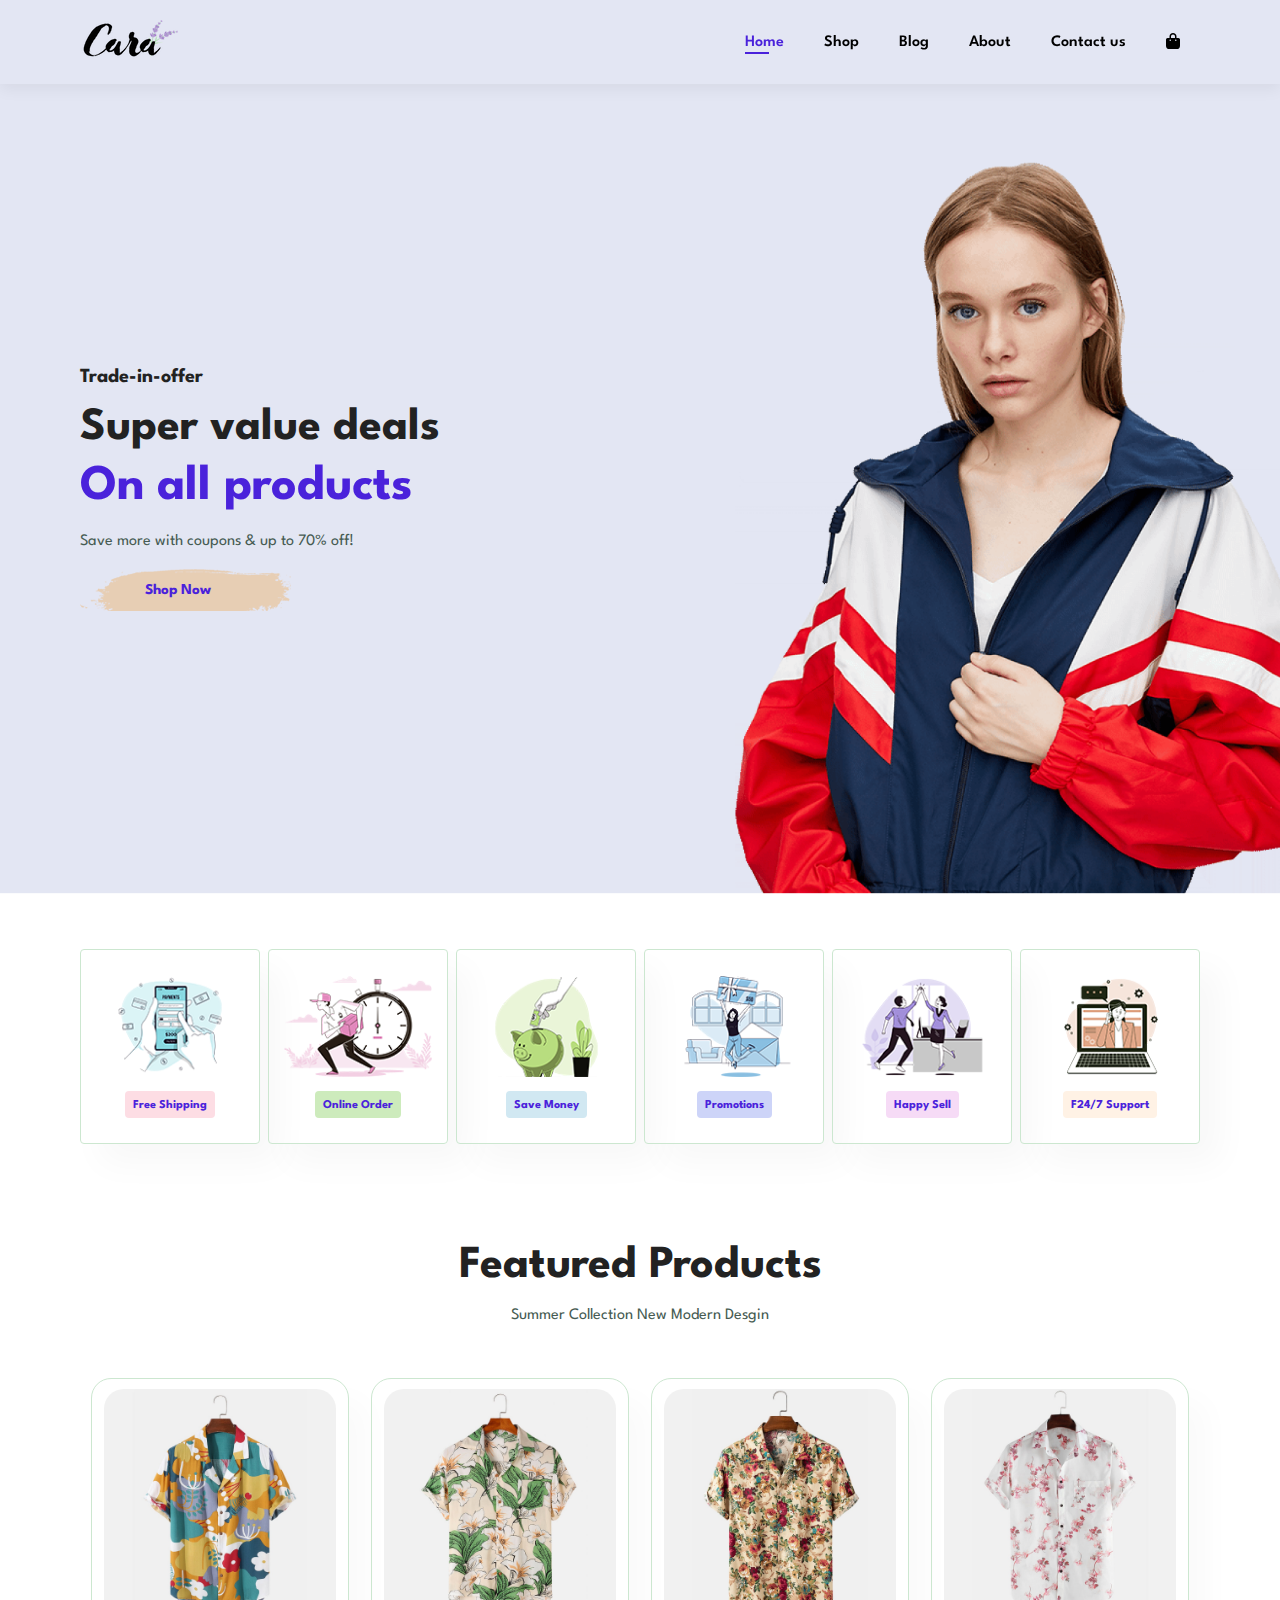
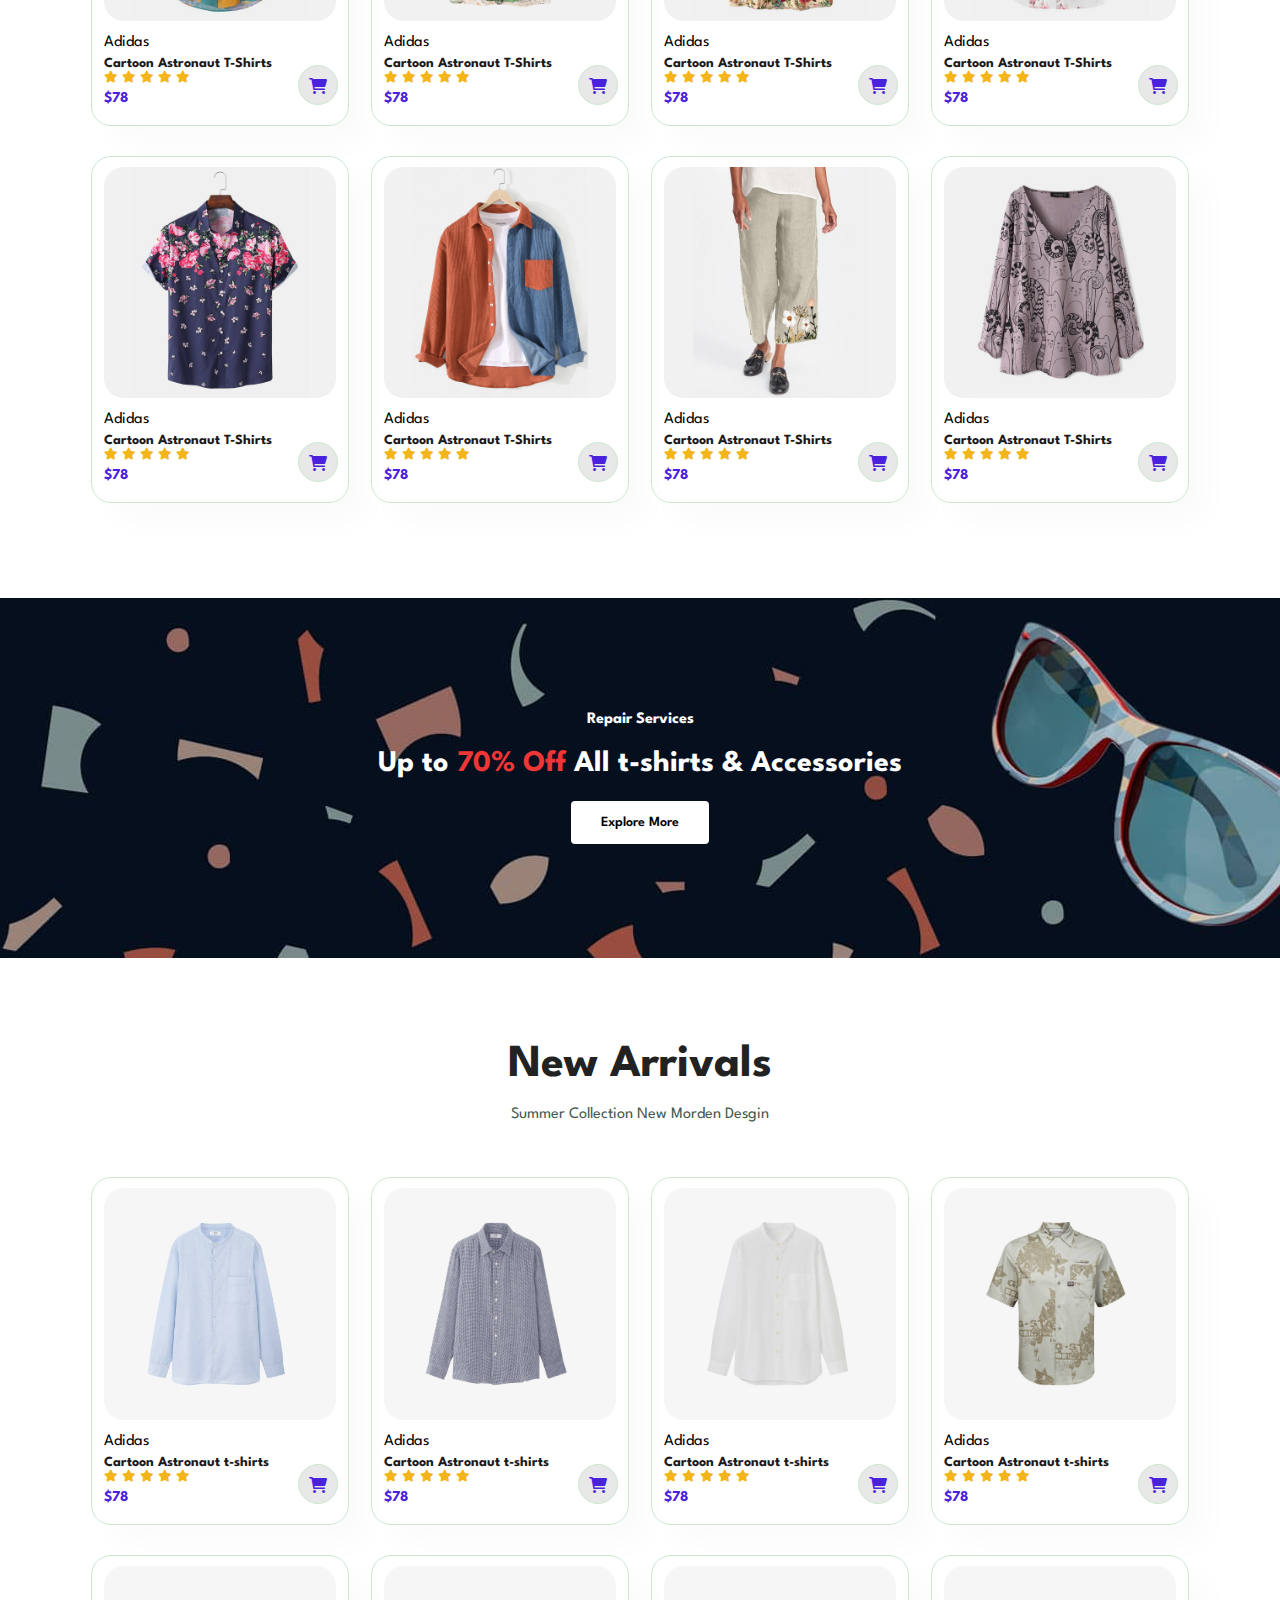
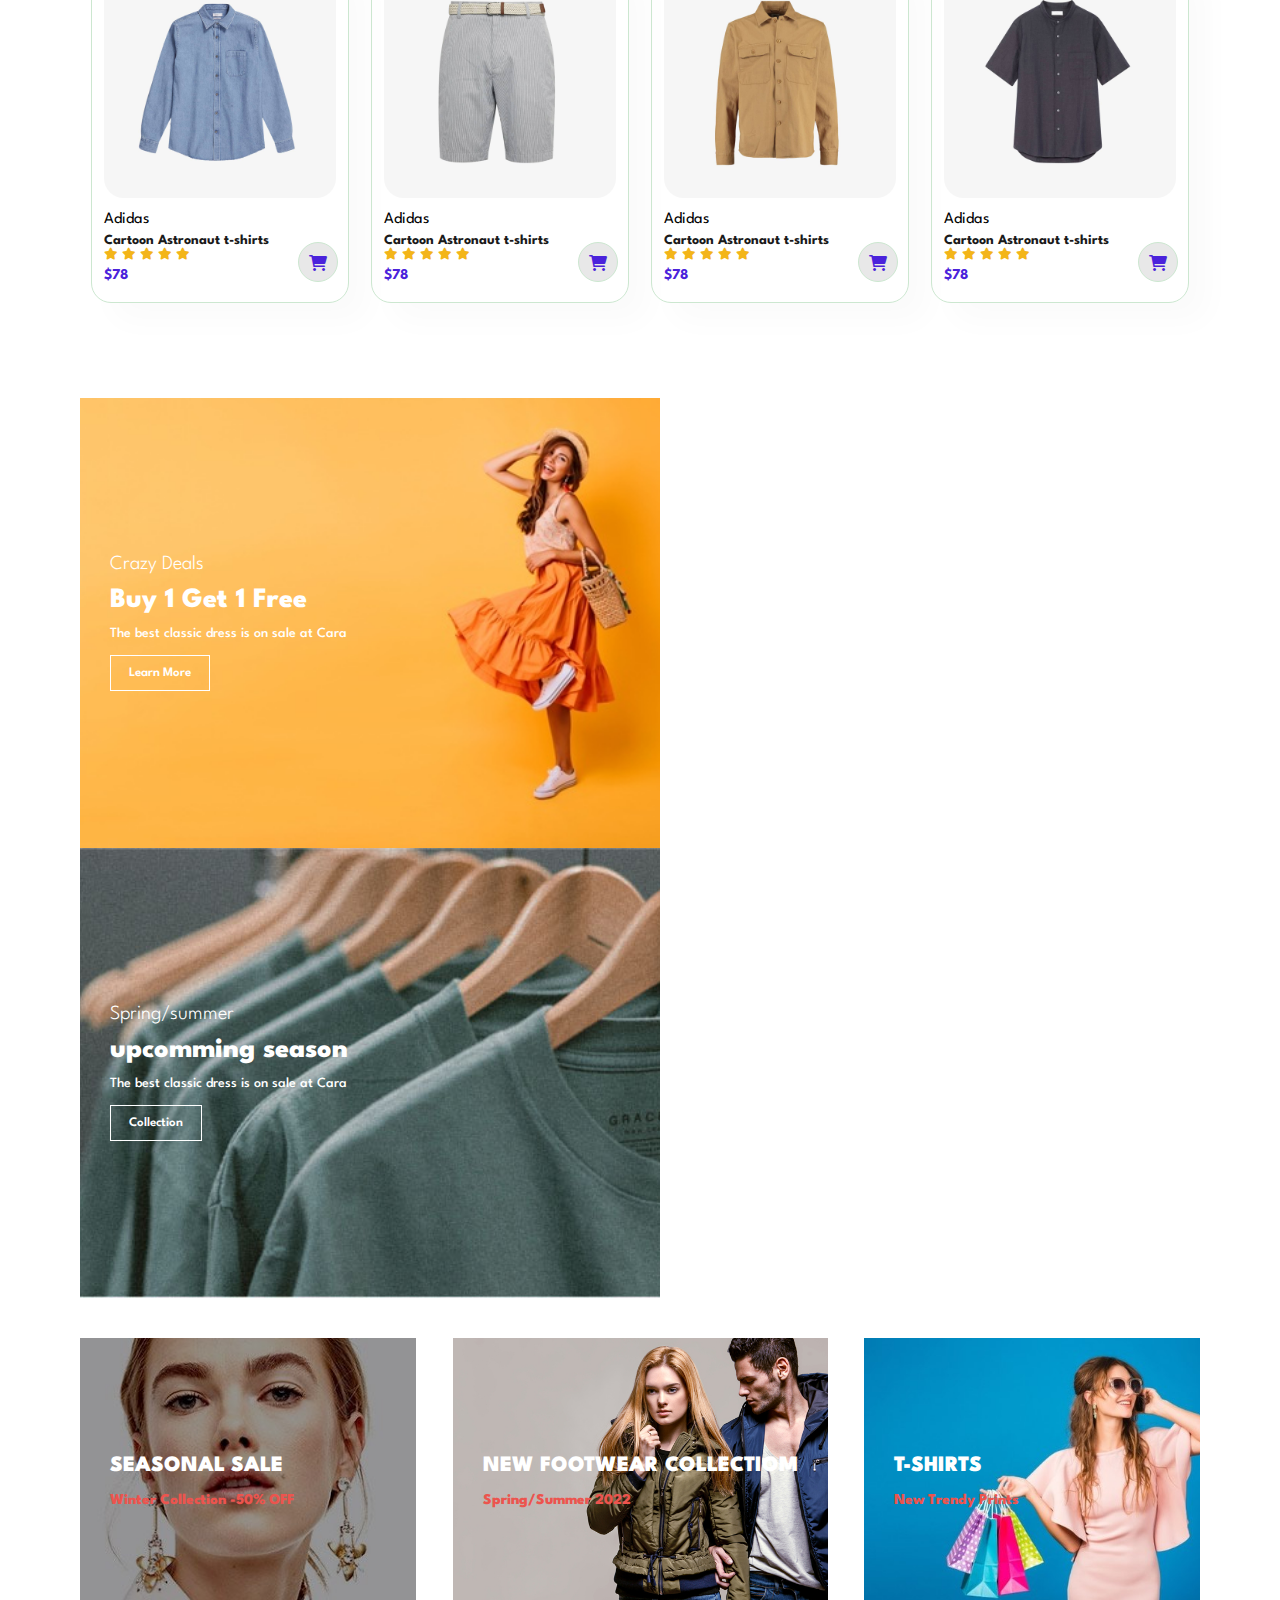
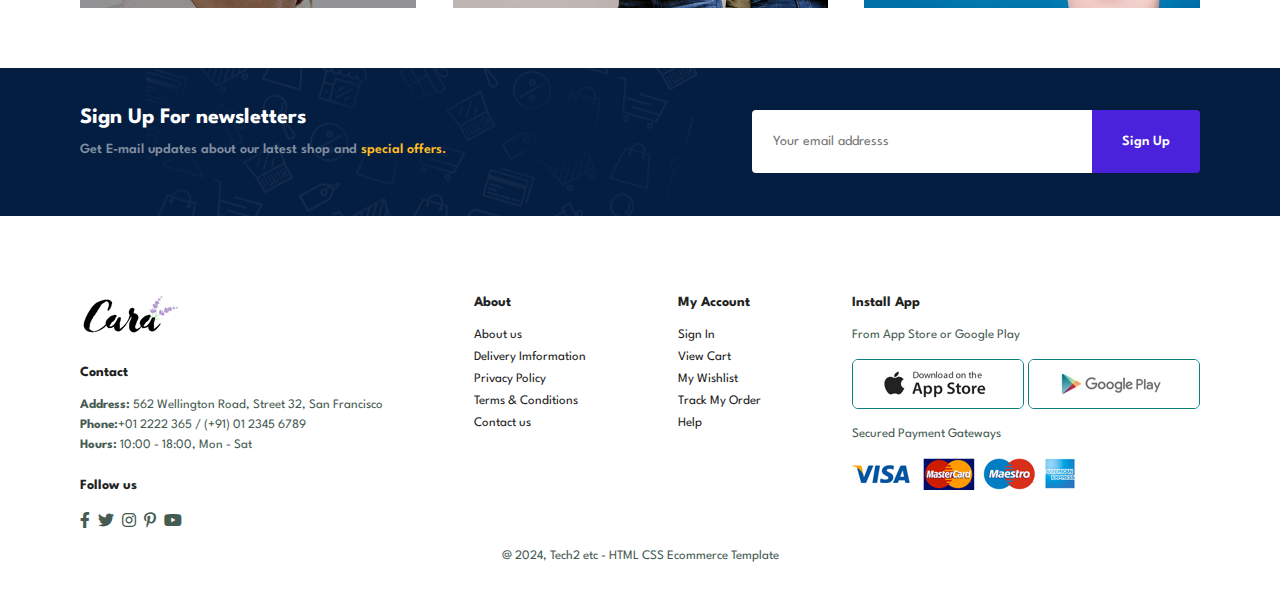
<file: E-com/index.html>
<!DOCTYPE html>
<html lang="en">
<head>
    <meta charset="UTF-8">
    <meta name="viewport" content="width=device-width, initial-scale=1.0">
    <title>E-com Website</title>
    <link rel="stylesheet" href="style.css">
    <link rel="stylesheet" href="https://cdnjs.cloudflare.com/ajax/libs/font-awesome/6.0.0-beta3/css/all.min.css">

</head>
<body>
    <section id="header">
        <a href="#"><img src="img/logo.png" class="logo" alt=""></a>
        <div>
            <ul id="navbar">
                <li><a  class="active" href="index.html">Home</a></li>
                <li><a href="shop.html">Shop</a></li>
                <li><a href="blog.html">Blog</a></li>
                <li><a href="about.html">About </a></li>
                <li><a href="contact.html">Contact us</a></li>
                <li id="lg-bag"><a href="cart.html"><i class="fa-solid fa-bag-shopping"></i></a></li>
                <a href="#" id="close"><i class="fa-solid fa-xmark"></i></a>
                
                
            </ul>
        </div>
        <div id="mobile">
           
            <a href="cart.html"><i class="fa-solid fa-bag-shopping"></i></a>
            
                <!-- Using fa-outdent for the icon -->
                <i id="bar" class="fas fa-outdent"></i>
            
           

        </div>
    </section>

    

    <section id="hero">
        <h4>Trade-in-offer</h4>
        <h2>Super value deals</h2>
        <h1>On all products</h1>
        <p>Save more with coupons & up to 70% off!</p>
        <button>Shop Now</button>
    </section>

    <section id="feature" class="section-p1">
        <div class="fe-box">
            <img src="img/features/f1.png" alt="">
            <h6>Free Shipping</h6>

        </div>
        <div class="fe-box">
            <img src="img/features/f2.png" alt="">
            <h6>Online Order</h6>

        </div>
        <div class="fe-box">
            <img src="img/features/f3.png" alt="">
            <h6>Save Money</h6>

        </div>
        <div class="fe-box">
            <img src="img/features/f4.png" alt="">
            <h6>Promotions</h6>

        </div>
        <div class="fe-box">
            <img src="img/features/f5.png" alt="">
            <h6>Happy Sell</h6>

        </div>
        <div class="fe-box">
            <img src="img/features/f6.png" alt="">
            <h6>F24/7 Support</h6>

        </div>
    </section>

    <section id="product1" class="section-p1">
        <h2>Featured Products</h2>
        <p>Summer Collection New Modern Desgin</p>
        <div class="pro-container">
            <div class="pro">
                <img src="img/products/f1.jpg" alt="">
                <div class="des">
                    <span>Adidas</span>
                    <h5>Cartoon Astronaut T-Shirts</h5>
                    <div class="star">
                        <i class="fas fa-star"></i>
                        <i class="fas fa-star"></i>
                        <i class="fas fa-star"></i>
                        <i class="fas fa-star"></i>
                        <i class="fas fa-star"></i>
                    </div>
                    <h4>$78</h4>
                </div>
                <a href="#"><i class="fa-solid fa-cart-shopping cart"></i></a>
            </div>
            <div class="pro">
                <img src="img/products/f2.jpg" alt="">
                <div class="des">
                    <span>Adidas</span>
                    <h5>Cartoon Astronaut T-Shirts</h5>
                    <div class="star">
                        <i class="fas fa-star"></i>
                        <i class="fas fa-star"></i>
                        <i class="fas fa-star"></i>
                        <i class="fas fa-star"></i>
                        <i class="fas fa-star"></i>
                    </div>
                    <h4>$78</h4>
                </div>
                <a href="#"><i class="fa-solid fa-cart-shopping cart"></i></a>
            </div>
            <div class="pro">
                <img src="img/products/f3.jpg" alt="">
                <div class="des">
                    <span>Adidas</span>
                    <h5>Cartoon Astronaut T-Shirts</h5>
                    <div class="star">
                        <i class="fas fa-star"></i>
                        <i class="fas fa-star"></i>
                        <i class="fas fa-star"></i>
                        <i class="fas fa-star"></i>
                        <i class="fas fa-star"></i>
                    </div>
                    <h4>$78</h4>
                </div>
                <a href="#"><i class="fa-solid fa-cart-shopping cart"></i></a>
            </div>
            <div class="pro">
                <img src="img/products/f4.jpg" alt="">
                <div class="des">
                    <span>Adidas</span>
                    <h5>Cartoon Astronaut T-Shirts</h5>
                    <div class="star">
                        <i class="fas fa-star"></i>
                        <i class="fas fa-star"></i>
                        <i class="fas fa-star"></i>
                        <i class="fas fa-star"></i>
                        <i class="fas fa-star"></i>
                    </div>
                    <h4>$78</h4>
                </div>
                <a href="#"><i class="fa-solid fa-cart-shopping cart"></i></a>
            </div>
            <div class="pro">
                <img src="img/products/f5.jpg" alt="">
                <div class="des">
                    <span>Adidas</span>
                    <h5>Cartoon Astronaut T-Shirts</h5>
                    <div class="star">
                        <i class="fas fa-star"></i>
                        <i class="fas fa-star"></i>
                        <i class="fas fa-star"></i>
                        <i class="fas fa-star"></i>
                        <i class="fas fa-star"></i>
                    </div>
                    <h4>$78</h4>
                </div>
                <a href="#"><i class="fa-solid fa-cart-shopping cart"></i></a>
            </div>
            <div class="pro">
                <img src="img/products/f6.jpg" alt="">
                <div class="des">
                    <span>Adidas</span>
                    <h5>Cartoon Astronaut T-Shirts</h5>
                    <div class="star">
                        <i class="fas fa-star"></i>
                        <i class="fas fa-star"></i>
                        <i class="fas fa-star"></i>
                        <i class="fas fa-star"></i>
                        <i class="fas fa-star"></i>
                    </div>
                    <h4>$78</h4>
                </div>
                <a href="#"><i class="fa-solid fa-cart-shopping cart"></i></a>
            </div>
            <div class="pro">
                <img src="img/products/f7.jpg" alt="">
                <div class="des">
                    <span>Adidas</span>
                    <h5>Cartoon Astronaut T-Shirts</h5>
                    <div class="star">
                        <i class="fas fa-star"></i>
                        <i class="fas fa-star"></i>
                        <i class="fas fa-star"></i>
                        <i class="fas fa-star"></i>
                        <i class="fas fa-star"></i>
                    </div>
                    <h4>$78</h4>
                </div>
                <a href="#"><i class="fa-solid fa-cart-shopping cart"></i></a>
            </div>
            <div class="pro">
                <img src="img/products/f8.jpg" alt="">
                <div class="des">
                    <span>Adidas</span>
                    <h5>Cartoon Astronaut T-Shirts</h5>
                    <div class="star">
                        <i class="fas fa-star"></i>
                        <i class="fas fa-star"></i>
                        <i class="fas fa-star"></i>
                        <i class="fas fa-star"></i>
                        <i class="fas fa-star"></i>
                    </div>
                    <h4>$78</h4>
                </div>
                <a href="#"><i class="fa-solid fa-cart-shopping cart"></i></a>
            </div>
        </div>
        </section>
        
        <section id="banner" class="section-m1">
            <h4>Repair Services</h4>
            <h2>Up to <span> 70% Off </span> All t-shirts & Accessories</h2>
            <button class="normal">Explore More</button>
        </section>

        <section id="product1" class="section-p1">
            <h2>New Arrivals</h2>
            <p>Summer Collection New Morden Desgin</p>
            <div class="pro-container">
                <div class="pro">
                    <img src="img/products/n1.jpg" alt="">
                    <div class="des">
                        <span>Adidas</span>
                        <h5>Cartoon Astronaut t-shirts</h5>
                        <div class="star">
                        <i class="fas fa-star"></i>
                        <i class="fas fa-star"></i>
                        <i class="fas fa-star"></i>
                        <i class="fas fa-star"></i>
                        <i class="fas fa-star"></i>
                        </div>
                        <h4>$78</h4>
                    </div>
                    <a href="#"><i class="fa-solid fa-cart-shopping cart"></i></a>
                </div>
                <div class="pro">
                    <img src="img/products/n2.jpg" alt="">
                    <div class="des">
                        <span>Adidas</span>
                        <h5>Cartoon Astronaut t-shirts</h5>
                        <div class="star">
                        <i class="fas fa-star"></i>
                        <i class="fas fa-star"></i>
                        <i class="fas fa-star"></i>
                        <i class="fas fa-star"></i>
                        <i class="fas fa-star"></i>
                        </div>
                        <h4>$78</h4>
                    </div>
                    <a href="#"><i class="fa-solid fa-cart-shopping cart"></i></a>
                </div>
                <div class="pro">
                    <img src="img/products/n3.jpg" alt="">
                    <div class="des">
                        <span>Adidas</span>
                        <h5>Cartoon Astronaut t-shirts</h5>
                        <div class="star">
                        <i class="fas fa-star"></i>
                        <i class="fas fa-star"></i>
                        <i class="fas fa-star"></i>
                        <i class="fas fa-star"></i>
                        <i class="fas fa-star"></i>
                        </div>
                        <h4>$78</h4>
                    </div>
                    <a href="#"><i class="fa-solid fa-cart-shopping cart"></i></a>
                </div>
                <div class="pro">
                    <img src="img/products/n4.jpg" alt="">
                    <div class="des">
                        <span>Adidas</span>
                        <h5>Cartoon Astronaut t-shirts</h5>
                        <div class="star">
                        <i class="fas fa-star"></i>
                        <i class="fas fa-star"></i>
                        <i class="fas fa-star"></i>
                        <i class="fas fa-star"></i>
                        <i class="fas fa-star"></i>
                        </div>
                        <h4>$78</h4>
                    </div>
                    <a href="#"><i class="fa-solid fa-cart-shopping cart"></i></a>
                </div>
                <div class="pro">
                    <img src="img/products/n5.jpg" alt="">
                    <div class="des">
                        <span>Adidas</span>
                        <h5>Cartoon Astronaut t-shirts</h5>
                        <div class="star">
                        <i class="fas fa-star"></i>
                        <i class="fas fa-star"></i>
                        <i class="fas fa-star"></i>
                        <i class="fas fa-star"></i>
                        <i class="fas fa-star"></i>
                        </div>
                        <h4>$78</h4>
                    </div>
                    <a href="#"><i class="fa-solid fa-cart-shopping cart"></i></a>
                </div>
                <div class="pro">
                    <img src="img/products/n6.jpg" alt="">
                    <div class="des">
                        <span>Adidas</span>
                        <h5>Cartoon Astronaut t-shirts</h5>
                        <div class="star">
                        <i class="fas fa-star"></i>
                        <i class="fas fa-star"></i>
                        <i class="fas fa-star"></i>
                        <i class="fas fa-star"></i>
                        <i class="fas fa-star"></i>
                        </div>
                        <h4>$78</h4>
                    </div>
                    <a href="#"><i class="fa-solid fa-cart-shopping cart"></i></a>
                </div>
                <div class="pro">
                    <img src="img/products/n7.jpg" alt="">
                    <div class="des">
                        <span>Adidas</span>
                        <h5>Cartoon Astronaut t-shirts</h5>
                        <div class="star">
                        <i class="fas fa-star"></i>
                        <i class="fas fa-star"></i>
                        <i class="fas fa-star"></i>
                        <i class="fas fa-star"></i>
                        <i class="fas fa-star"></i>
                        </div>
                        <h4>$78</h4>
                    </div>
                    <a href="#"><i class="fa-solid fa-cart-shopping cart"></i></a>
                </div>
                <div class="pro">
                    <img src="img/products/n8.jpg" alt="">
                    <div class="des">
                        <span>Adidas</span>
                        <h5>Cartoon Astronaut t-shirts</h5>
                        <div class="star">
                        <i class="fas fa-star"></i>
                        <i class="fas fa-star"></i>
                        <i class="fas fa-star"></i>
                        <i class="fas fa-star"></i>
                        <i class="fas fa-star"></i>
                        </div>
                        <h4>$78</h4>
                    </div>
                    <a href="#"><i class="fa-solid fa-cart-shopping cart"></i></a>
                </div>
            </div>
        </section>

        <section id="sm-banner" class="section-p1">
            <div class="banner-box">
                <h4>Crazy Deals</h4>
                <h2>Buy 1 Get 1 Free</h2>
                <span>The best classic dress is on sale at Cara</span>
                <button class="white">Learn More</button>
            </div>
            <div class="banner-box banner-box2">
                <h4>Spring/summer</h4>
                <h2>upcomming season</h2>
                <span>The best classic dress is on sale at Cara</span>
                <button class="white">Collection</button>
            </div>
            
        </section>
        
        <section id="banner3">
            <div class="banner-box ">
                <h2>SEASONAL SALE</h2>
                <h3>Winter Collection -50% OFF</h3>
            </div>
            <div class="banner-box banner-box2">
                <h2>NEW FOOTWEAR COLLECTIOM</h2>
                <h3>Spring/Summer 2022</h3>
            </div>
            <div class="banner-box banner-box3">
                <h2>T-SHIRTS</h2>
                <h3>New Trendy Prints</h3>
            </div>

        </section>

        <section id="newsletter" class="section-p1 section-m1">
            <div class="newstext">
                <h4>Sign Up For newsletters</h4>
                <p>Get E-mail updates about our latest shop and <span>special offers.</span></p>
            </div>
            <div class="form">
                <input type="text" placeholder="Your email addresss">
                <button class="normal">Sign Up</button>
            </div>
        </section>
        
        <footer class="section-p1">
            <div class="col">
                <img class="logo" src="img/logo.png" alt="">
                <h4>Contact</h4>
                <p> <strong>Address: </strong> 562 Wellington Road, Street 32, San Francisco</p>
                <p><strong>Phone:</strong>+01 2222 365 / (+91) 01 2345 6789</p>
                <p><strong>Hours: </strong>10:00 - 18:00, Mon - Sat</p>
                <div class="follow">
                    <h4>Follow us</h4>
                    <div class="icon">
                        <i class="fab fa-facebook-f"></i>
                        <i class="fab fa-twitter"></i>
                        <i class="fab fa-instagram"></i>
                        <i class="fa-brands fa-pinterest-p"></i>
                        <i class="fab fa-youtube"></i>
                    </div>
                </div>
            </div>
            <div class="col">
                <h4>About</h4>
                <a href="#">About us</a>
                <a href="#">Delivery Imformation</a>
                <a href="#">Privacy Policy</a>
                <a href="#">Terms & Conditions</a>
                <a href="#">Contact us</a>
            </div>
            <div class="col">
                <h4>My Account </h4>
                <a href="#">Sign In</a>
                <a href="#">View Cart</a>
                <a href="#">My Wishlist</a>
                <a href="#">Track My Order</a>
                <a href="#">Help</a>
            </div>
            <div class="col install">
                <h4>Install App</h4>
                <p>From App Store or Google Play</p>
                <div class="row">
                    <img src="img/pay/app.jpg" alt="">
                    <img src="img/pay/play.jpg" alt=""> 

                </div>
                <p>Secured Payment Gateways</p>
                <img src="img/pay/pay.png" alt="">
            </div>
            <div class="copyright">
                <p>@ 2024, Tech2 etc - HTML CSS Ecommerce Template</p>
            </div>
        </footer>
        <script src="script.js"></script>
        
       
    
</body>
</html>
</file>
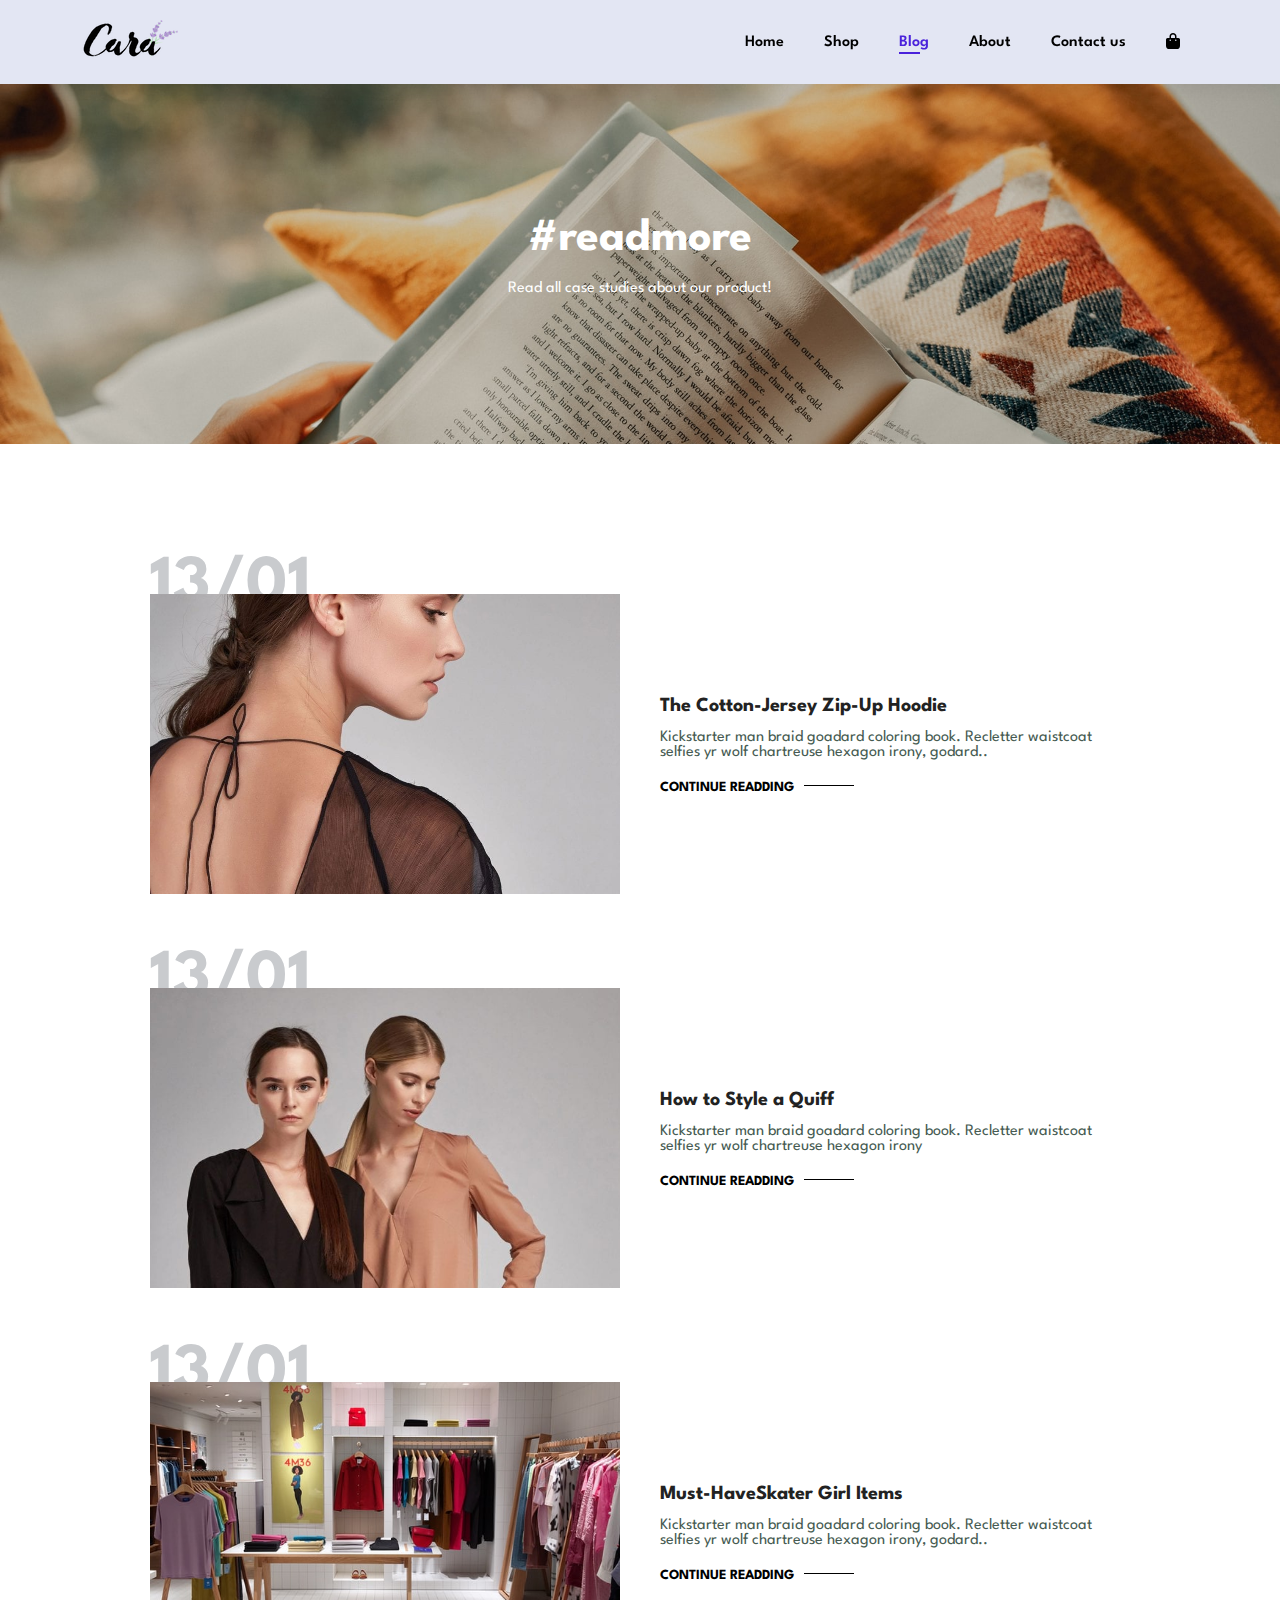
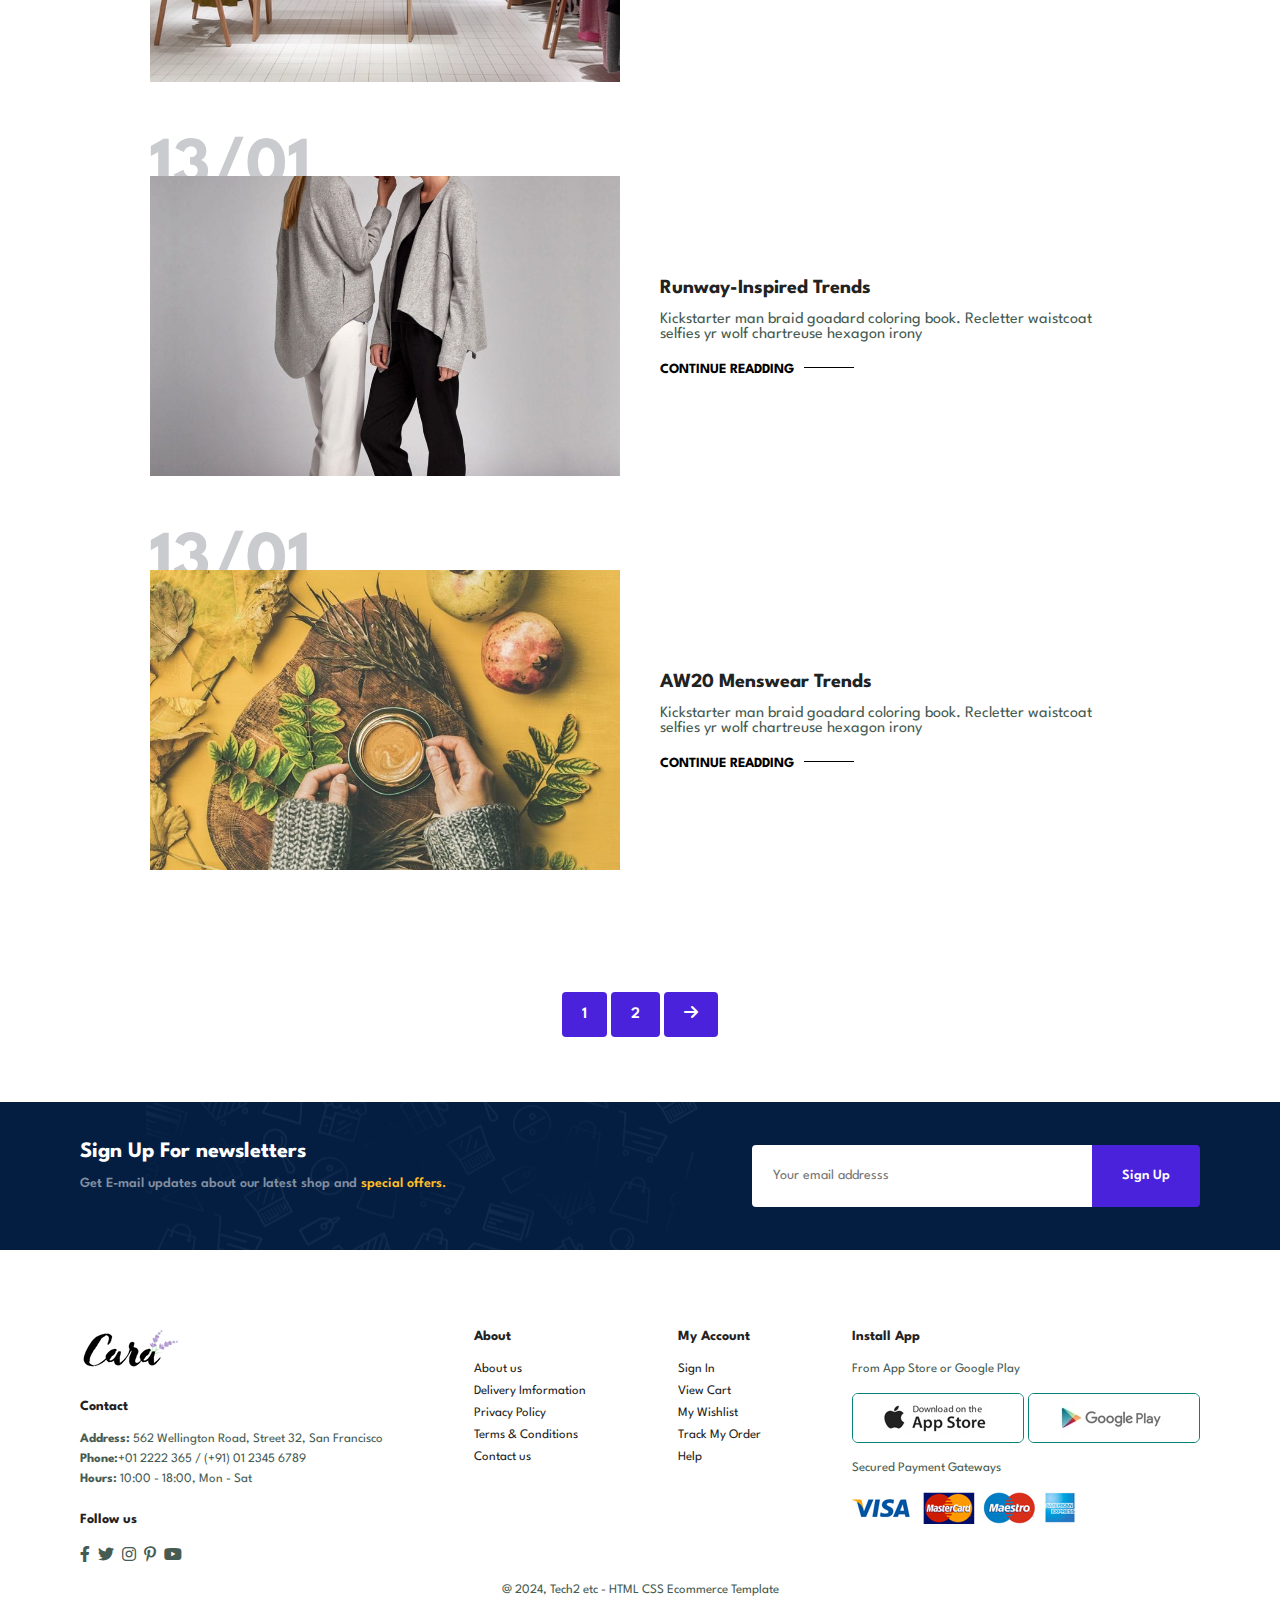
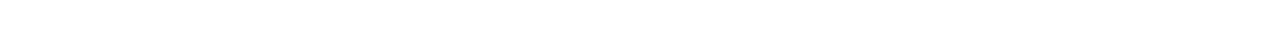
<file: E-com/blog.html>
<!DOCTYPE html>
<html lang="en">
<head>
    <meta charset="UTF-8">
    <meta name="viewport" content="width=device-width, initial-scale=1.0">
    <title>blog-page</title>
    <link rel="stylesheet" href="style.css">
    <link rel="stylesheet" href="https://cdnjs.cloudflare.com/ajax/libs/font-awesome/6.0.0-beta3/css/all.min.css">

</head>
<body>
    <section id="header">
        <a href="#"><img src="img/logo.png" class="logo" alt=""></a>
        <div>
            <ul id="navbar">
                <li><a href="index.html">Home</a></li>
                <li><a  href="shop.html">Shop</a></li>
                <li><a  class="active" href="blog.html">Blog</a></li>
                <li><a href="about.html">About </a></li>
                <li><a href="contact.html">Contact us</a></li>
                <li><a href="cart.html"><i class="fa-solid fa-bag-shopping"></i></a></li>
                
                
            </ul>
        </div>
        <div id="mobile">
           
            <a href="cart.html"><i class="far fa-shopping bag"></i></a>
            
                <!-- Using fa-outdent for the icon -->
                <i id="bar" class="fas fa-outdent"></i>
            
           

        </div>
    </section>

    

    <section id="page-header" class="blog-header">
        
        <h2>#readmore</h2>
        
        <p>Read all case studies about our product!</p>
        
        
    </section>

    
<section id="blog">
    <div class="blog-box">
        <div class="blog-img">
            <img src="img/blog/b1.jpg" alt="">
        </div>
        <div class="blog-details">
            <h4>The Cotton-Jersey Zip-Up Hoodie</h4>
            <p>Kickstarter man braid goadard coloring book. Recletter waistcoat selfies
            yr wolf chartreuse hexagon irony, godard..</p>
            <a href="#">CONTINUE READDING</a>
        </div>
        <h1>13/01</h1>
    </div>
    <div class="blog-box">
        <div class="blog-img">
            <img src="img/blog/b2.jpg" alt="">
        </div>
        <div class="blog-details">
            <h4>How to Style a Quiff</h4>
            <p>Kickstarter man braid goadard coloring book. Recletter 
                waistcoat selfies yr wolf chartreuse hexagon irony</p> 
            <a href="#">CONTINUE READDING</a>
        </div>
        <h1>13/01</h1>
    </div>
    <div class="blog-box">
        <div class="blog-img">
            <img src="img/blog/b3.jpg" alt="">
        </div>
        <div class="blog-details">
            <h4>Must-HaveSkater Girl Items</h4>
            <p>Kickstarter man braid goadard coloring book. Recletter waistcoat selfies
            yr wolf chartreuse hexagon irony, godard..</p>
            <a href="#">CONTINUE READDING</a>
        </div>
        <h1>13/01</h1>
    </div>
    <div class="blog-box">
        <div class="blog-img">
            <img src="img/blog/b4.jpg" alt="">
        </div>
        <div class="blog-details">
            <h4>Runway-Inspired Trends</h4>
            <p>Kickstarter man braid goadard coloring book. Recletter 
                waistcoat selfies yr wolf chartreuse hexagon irony</p> 
            <a href="#">CONTINUE READDING</a>
        </div>
        <h1>13/01</h1>
    </div>
    <div class="blog-box">
        <div class="blog-img">
            <img src="img/blog/b6.jpg" alt="">
        </div>
        <div class="blog-details">
            <h4>AW20 Menswear Trends</h4>
            <p>Kickstarter man braid goadard coloring book. Recletter 
            waistcoat selfies yr wolf chartreuse hexagon irony</p> 
            <a href="#">CONTINUE READDING</a>
        </div>
        <h1>13/01</h1>
    </div>
</section>
        <section id="pagination" class="section-p1">
            <a href="#">1</a>
            <a href="#">2</a>
            <a hred="#"><i class="fa-solid fa-arrow-right"></i></a>

        </section>

        
        <section id="newsletter" class="section-p1 section-m1">
            <div class="newstext">
                <h4>Sign Up For newsletters</h4>
                <p>Get E-mail updates about our latest shop and <span>special offers.</span></p>
            </div>
            <div class="form">
                <input type="text" placeholder="Your email addresss">
                <button class="normal">Sign Up</button>
            </div>
        </section>
        
        <footer class="section-p1">
            <div class="col">
                <img class="logo" src="img/logo.png" alt="">
                <h4>Contact</h4>
                <p> <strong>Address: </strong> 562 Wellington Road, Street 32, San Francisco</p>
                <p><strong>Phone:</strong>+01 2222 365 / (+91) 01 2345 6789</p>
                <p><strong>Hours: </strong>10:00 - 18:00, Mon - Sat</p>
                <div class="follow">
                    <h4>Follow us</h4>
                    <div class="icon">
                        <i class="fab fa-facebook-f"></i>
                        <i class="fab fa-twitter"></i>
                        <i class="fab fa-instagram"></i>
                        <i class="fa-brands fa-pinterest-p"></i>
                        <i class="fab fa-youtube"></i>
                    </div>
                </div>
            </div>
            <div class="col">
                <h4>About</h4>
                <a href="#">About us</a>
                <a href="#">Delivery Imformation</a>
                <a href="#">Privacy Policy</a>
                <a href="#">Terms & Conditions</a>
                <a href="#">Contact us</a>
            </div>
            <div class="col">
                <h4>My Account </h4>
                <a href="#">Sign In</a>
                <a href="#">View Cart</a>
                <a href="#">My Wishlist</a>
                <a href="#">Track My Order</a>
                <a href="#">Help</a>
            </div>
            <div class="col install">
                <h4>Install App</h4>
                <p>From App Store or Google Play</p>
                <div class="row">
                    <img src="img/pay/app.jpg" alt="">
                    <img src="img/pay/play.jpg" alt=""> 

                </div>
                <p>Secured Payment Gateways</p>
                <img src="img/pay/pay.png" alt="">
            </div>
            <div class="copyright">
                <p>@ 2024, Tech2 etc - HTML CSS Ecommerce Template</p>
            </div>
        </footer>
        <script src="script.js"></script>
        
       
    
</body>
</html>
</file>
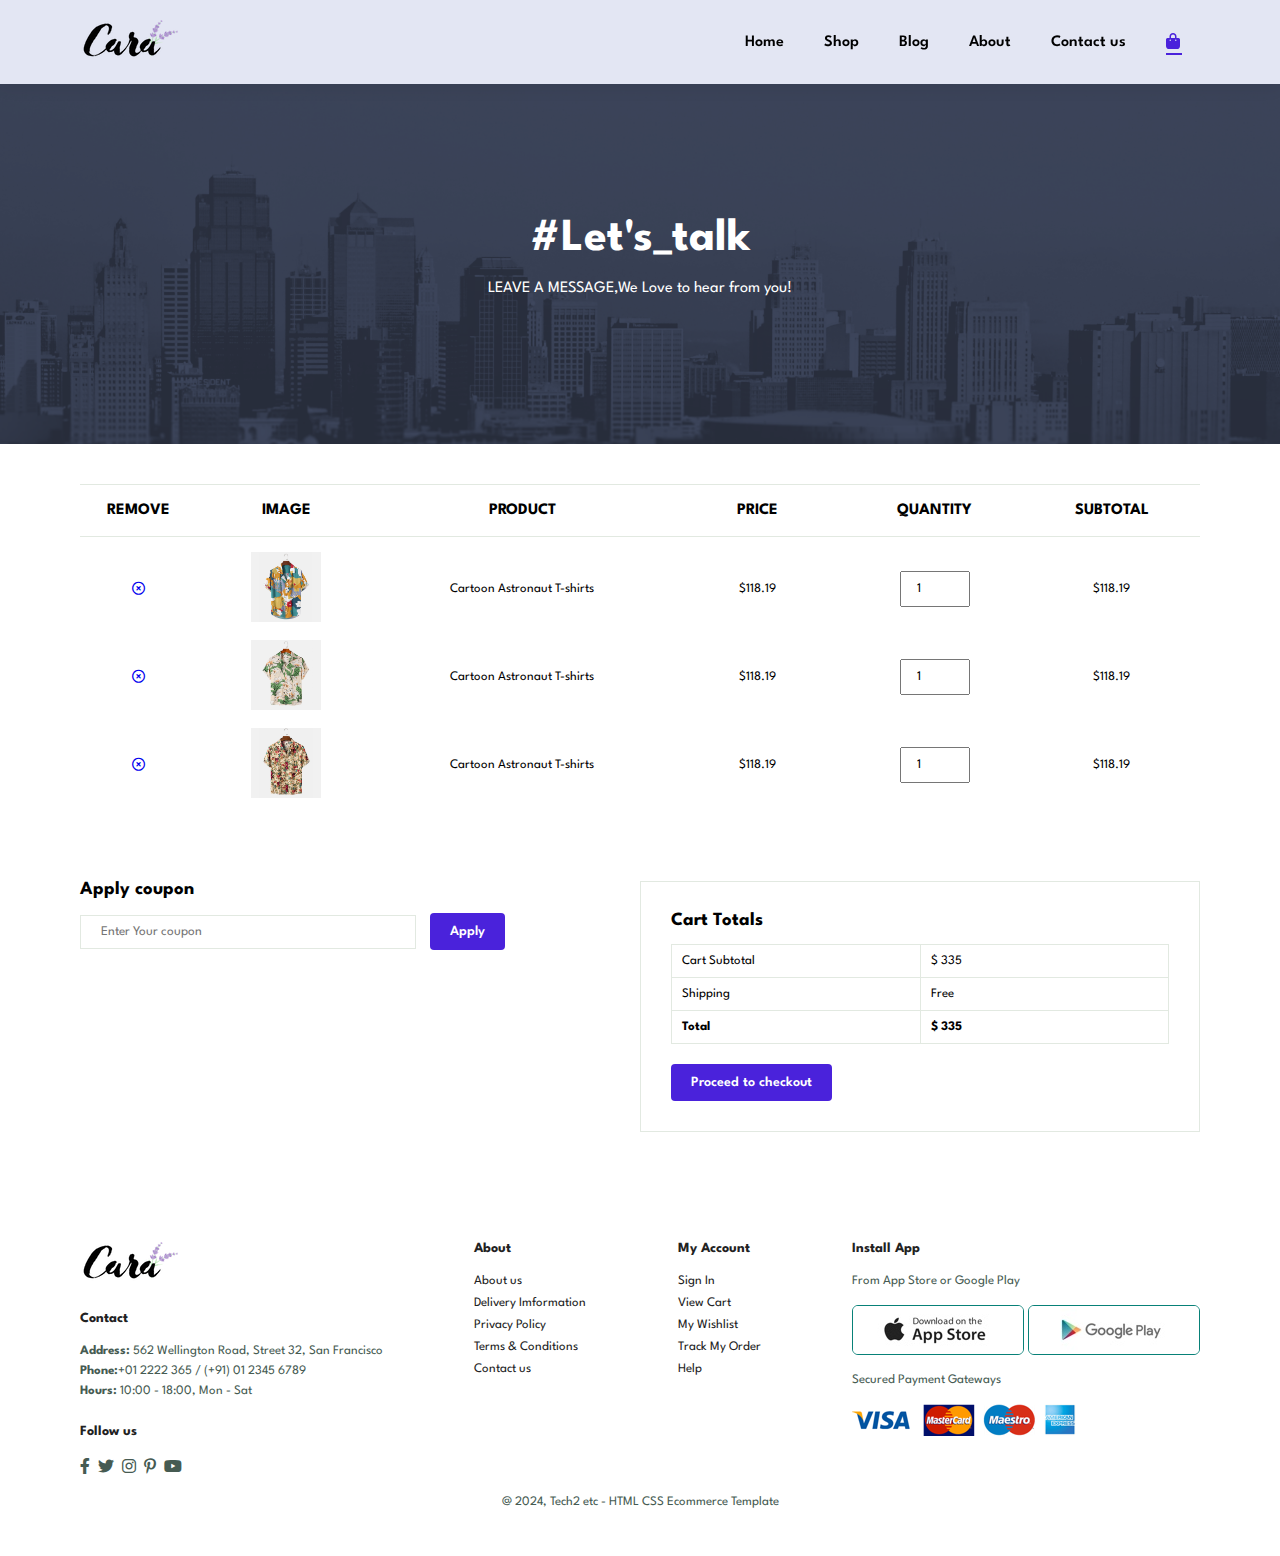
<file: E-com/cart.html>
<!DOCTYPE html>
<html lang="en">
<head>
    <meta charset="UTF-8">
    <meta name="viewport" content="width=device-width, initial-scale=1.0">
    <title>blog-page</title>
    <link rel="stylesheet" href="style.css">
    <link rel="stylesheet" href="https://cdnjs.cloudflare.com/ajax/libs/font-awesome/6.0.0-beta3/css/all.min.css">

</head>
<body>
    <section id="header">
        <a href="#"><img src="img/logo.png" class="logo" alt=""></a>
        <div>
            <ul id="navbar">
                <li><a href="index.html">Home</a></li>
                <li><a  ref="shop.html">Shop</a></li>
                <li><a  href="blog.html">Blog</a></li>
                <li><a  href="about.html">About </a></li>
                <li><a   href="contact.html">Contact us</a></li>
                <li><a  class="active" href="cart.html"><i class="fa-solid fa-bag-shopping"></i></a></li>
                
                
            </ul>
        </div>
        
    </section>

    

    <section id="page-header" class="about-header">
        
        <h2>#Let's_talk</h2>
        
        <p>LEAVE A MESSAGE,We Love to hear from you!</p>
        
    </section>
    <section id="cart" class="section-p1">
        <table width="100%">
            <thead>
                <tr>
                    <Td>Remove</Td>
                    <Td>Image</Td>
                    <Td>Product</Td>
                    <Td>Price</Td>
                    <td>Quantity</td>
                    <td>Subtotal</td>
                    

                </tr>
            </thead>
            <tbody>
                <tr>
                    <td><a href="#"><i class="far fa-times-circle"></i></a></td>
                    <td><img src="img/products/f1.jpg" alt=""></td>
                    <td>Cartoon Astronaut T-shirts</td>
                    <td>$118.19</td>
                    <td><input type="number" value=1></td>
                    <td>$118.19</td>
                </tr>
                <tr>
                    <td><a href="#"><i class="far fa-times-circle"></i></a></td>
                    <td><img src="img/products/f2.jpg" alt=""></td>
                    <td>Cartoon Astronaut T-shirts</td>
                    <td>$118.19</td>
                    <td><input type="number" value=1></td>
                    <td>$118.19</td>
                </tr>
                <tr>
                    <td><a href="#"><i class="far fa-times-circle"></i></a></td>
                    <td><img src="img/products/f3.jpg" alt=""></td>
                    <td>Cartoon Astronaut T-shirts</td>
                    <td>$118.19</td>
                    <td><input type="number" value=1></td>
                    <td>$118.19</td>
                </tr>
            </tbody>
            
        </table>
    </section>
    <section id="cart-add" class="section-p1">
        <div id="coupon">
            <h3>Apply coupon</h3>
            <div>
                <input type="text" placeholder="Enter Your coupon">
        <button class="normal">Apply</button>
            </div>
        </div>

        <div id="Subtotal">
            <h3>Cart Totals</h3>
            <table>
                <tr>
                    <td>Cart Subtotal</td>
                    <td>$ 335</td>
                </tr>
                <tr>
                    <td>Shipping</td>
                    <td>Free</td>
                </tr>
                <tr>
                    <td><strong>Total</strong></td>
                    <td><strong>$ 335</strong></td>
                </tr>
            </table>
            <button class="normal">Proceed to checkout</button>
        </div>
       
    </section>
    


        
        <footer class="section-p1">
            <div class="col">
                <img class="logo" src="img/logo.png" alt="">
                <h4>Contact</h4>
                <p> <strong>Address: </strong> 562 Wellington Road, Street 32, San Francisco</p>
                <p><strong>Phone:</strong>+01 2222 365 / (+91) 01 2345 6789</p>
                <p><strong>Hours: </strong>10:00 - 18:00, Mon - Sat</p>
                <div class="follow">
                    <h4>Follow us</h4>
                    <div class="icon">
                        <i class="fab fa-facebook-f"></i>
                        <i class="fab fa-twitter"></i>
                        <i class="fab fa-instagram"></i>
                        <i class="fa-brands fa-pinterest-p"></i>
                        <i class="fab fa-youtube"></i>
                    </div>
                </div>
            </div>
            <div class="col">
                <h4>About</h4>
                <a href="#">About us</a>
                <a href="#">Delivery Imformation</a>
                <a href="#">Privacy Policy</a>
                <a href="#">Terms & Conditions</a>
                <a href="#">Contact us</a>
            </div>
            <div class="col">
                <h4>My Account </h4>
                <a href="#">Sign In</a>
                <a href="#">View Cart</a>
                <a href="#">My Wishlist</a>
                <a href="#">Track My Order</a>
                <a href="#">Help</a>
            </div>
            <div class="col install">
                <h4>Install App</h4>
                <p>From App Store or Google Play</p>
                <div class="row">
                    <img src="img/pay/app.jpg" alt="">
                    <img src="img/pay/play.jpg" alt=""> 

                </div>
                <p>Secured Payment Gateways</p>
                <img src="img/pay/pay.png" alt="">
            </div>
            <div class="copyright">
                <p>@ 2024, Tech2 etc - HTML CSS Ecommerce Template</p>
            </div>
        </footer>
        <script src="script.js"></script>
        
       
    
</body>
</html>
</file>
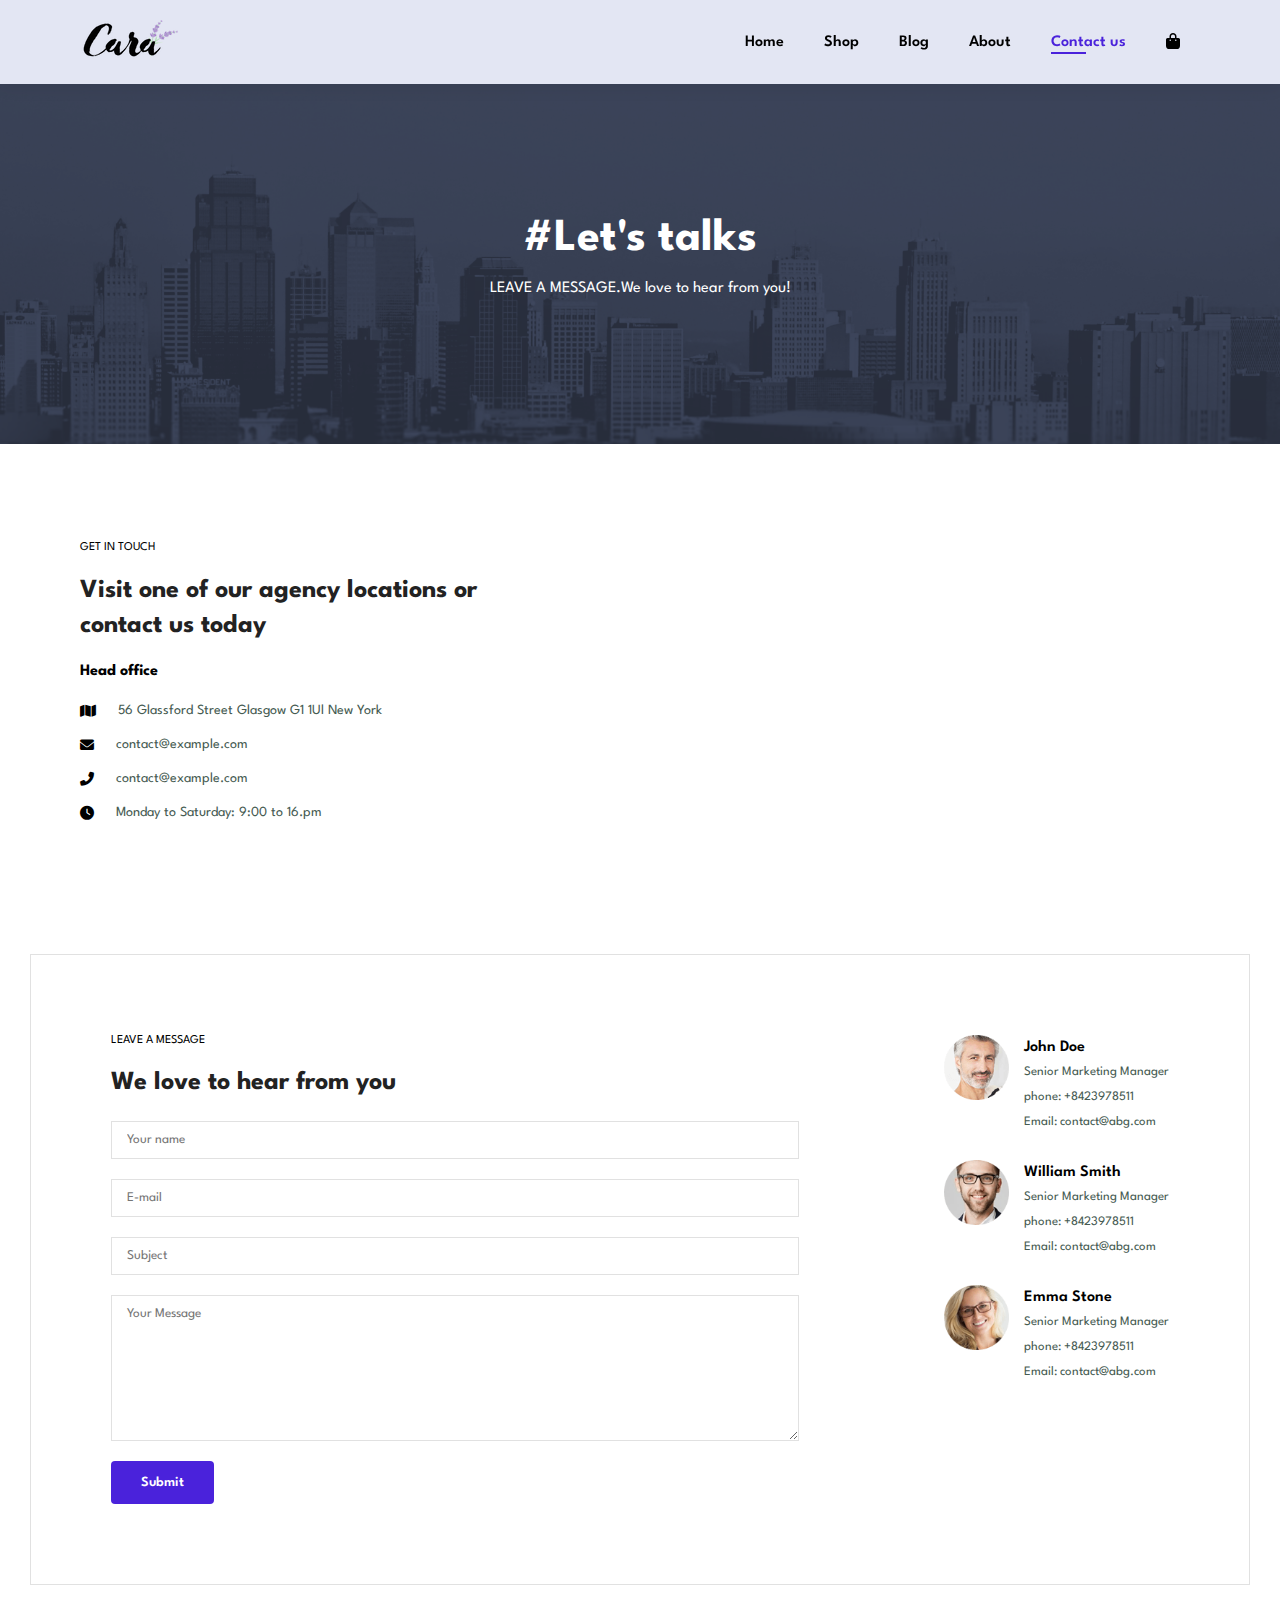
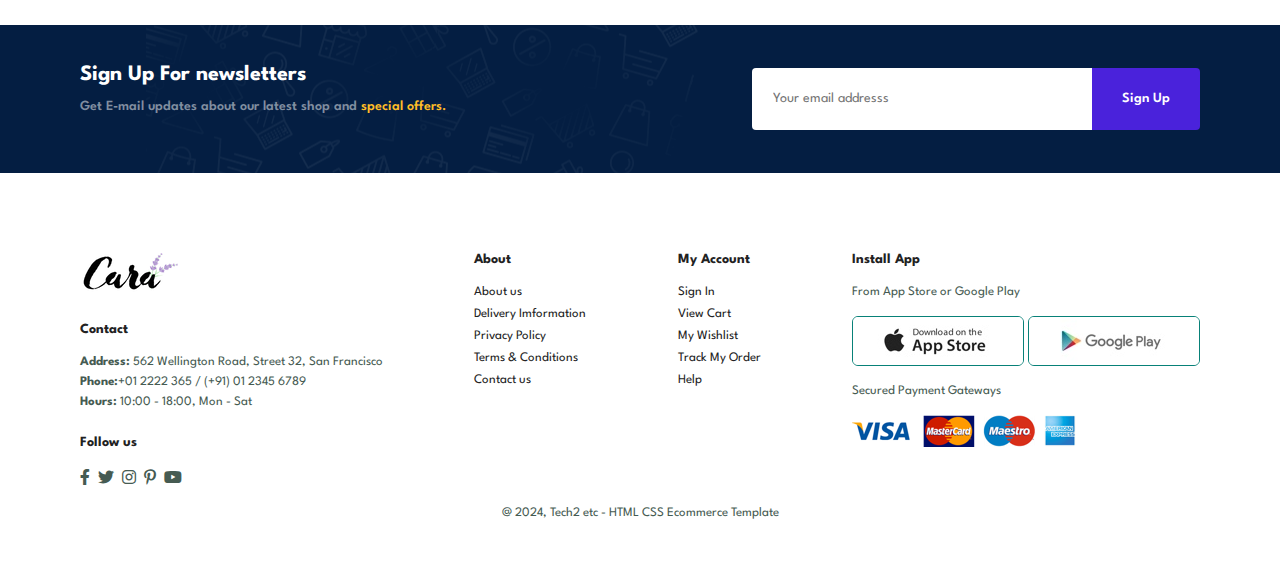
<file: E-com/contact.html>
<!DOCTYPE html>
<html lang="en">
<head>
    <meta charset="UTF-8">
    <meta name="viewport" content="width=device-width, initial-scale=1.0">
    <title>about-page</title>
    <link rel="stylesheet" href="style.css">
    <link rel="stylesheet" href="https://cdnjs.cloudflare.com/ajax/libs/font-awesome/6.0.0-beta3/css/all.min.css">

</head>
<body>
    <section id="header">
        <a href="#"><img src="img/logo.png" class="logo" alt=""></a>
        <div>
            <ul id="navbar">
                <li><a href="index.html">Home</a></li>
                <li><a  href="shop.html">Shop</a></li>
                <li><a   href="blog.html">Blog</a></li>
                <li><a  href="about.html">About </a></li>
                <li><a  class="active" href="contact.html">Contact us</a></li>
                <li><a href="cart.html"><i class="fa-solid fa-bag-shopping"></i></a></li>
                
                
            </ul>
        </div>
        
    </section>

    

    <section id="page-header" class="about-header">
        
        <h2>#Let's talks</h2>
        
        <p>LEAVE A MESSAGE.We love to hear from you!</p>
        
    </section>
    <section id="contact-details" class="section-p1">
        <div class="details">
            <span>GET IN TOUCH</span>
            <h2>Visit one of our agency locations or contact us today</h2>
            <h3>Head office</h3>
            <div>
                <li>
                    <i class="fas fa-map"></i>
                    <p>56 Glassford Street Glasgow G1 1Ul New York</p>
                </li>
                <li>
                    <i class="fas fa-envelope"></i>
                    <p>contact@example.com</p>
                </li>
                <li>
                    <i class="fas fa-phone-alt"></i>
                    <p>contact@example.com</p>
                </li>
                <li>
                    <i class="fas fa-clock"></i>
                    <p>Monday to Saturday: 9:00 to 16.pm</p>
                </li>
                
            </div>
        </div>
        <div class="map">
            <iframe src="https://www.google.com/maps/embed?pb=!1m18!1m12!1m3!1d224407.5770057853!2d77.35118479716229!3d28.49856215603814!2m3!1f0!2f0!3f0!3m2!1i1024!2i768!4f13.1!3m3!1m2!1s0x390cea64b8f89aef%3A0xec0ccabb5317962e!2sGreater%20Noida%2C%20Uttar%20Pradesh!5e0!3m2!1sen!2sin!4v1724908920262!5m2!1sen!2sin" width="600" height="450" style="border:0;" allowfullscreen="" loading="lazy" referrerpolicy="no-referrer-when-downgrade"></iframe>
        
        </div>

    </section>

    <section id="form-details">
        <form action="">
            <span>LEAVE A MESSAGE</span>
            <h2>We love to hear from you</h2>
            <input type="text" placeholder="Your name">
            <input type="text" placeholder="E-mail">
            <input type="text" placeholder="Subject">
            <textarea name="" id="" cols="30" rows="10" placeholder="Your Message"></textarea>
            <button class="normal">Submit</button>
        </form>
        <div class="people">
            <div>
                <img src="img/people/1.png" alt="">
                <p><span>John Doe</span>Senior Marketing Manager<br> phone: +8423978511<br>Email: contact@abg.com</p>

            </div>
            <div>
                <img src="img/people/2.png" alt="">
                <p><span>William Smith</span>Senior Marketing Manager<br> phone: +8423978511<br>Email: contact@abg.com</p>

            </div>
            <div>
                <img src="img/people/3.png" alt="">
                <p><span>Emma Stone</span>Senior Marketing Manager<br> phone: +8423978511<br>Email: contact@abg.com</p>

            </div>
        </div>
        
        
    </section>
    
   
<section id="newsletter" class="section-p1 section-m1">
    <div class="newstext">
        <h4>Sign Up For newsletters</h4>
        <p>Get E-mail updates about our latest shop and <span>special offers.</span></p>
    </div>
    <div class="form">
        <input type="text" placeholder="Your email addresss">
        <button class="normal">Sign Up</button>
    </div>
</section>
        
        <footer class="section-p1">
            <div class="col">
                <img class="logo" src="img/logo.png" alt="">
                <h4>Contact</h4>
                <p> <strong>Address: </strong> 562 Wellington Road, Street 32, San Francisco</p>
                <p><strong>Phone:</strong>+01 2222 365 / (+91) 01 2345 6789</p>
                <p><strong>Hours: </strong>10:00 - 18:00, Mon - Sat</p>
                <div class="follow">
                    <h4>Follow us</h4>
                    <div class="icon">
                        <i class="fab fa-facebook-f"></i>
                        <i class="fab fa-twitter"></i>
                        <i class="fab fa-instagram"></i>
                        <i class="fa-brands fa-pinterest-p"></i>
                        <i class="fab fa-youtube"></i>
                    </div>
                </div>
            </div>
            <div class="col">
                <h4>About</h4>
                <a href="#">About us</a>
                <a href="#">Delivery Imformation</a>
                <a href="#">Privacy Policy</a>
                <a href="#">Terms & Conditions</a>
                <a href="#">Contact us</a>
            </div>
            <div class="col">
                <h4>My Account </h4>
                <a href="#">Sign In</a>
                <a href="#">View Cart</a>
                <a href="#">My Wishlist</a>
                <a href="#">Track My Order</a>
                <a href="#">Help</a>
            </div>
            <div class="col install">
                <h4>Install App</h4>
                <p>From App Store or Google Play</p>
                <div class="row">
                    <img src="img/pay/app.jpg" alt="">
                    <img src="img/pay/play.jpg" alt=""> 

                </div>
                <p>Secured Payment Gateways</p>
                <img src="img/pay/pay.png" alt="">
            </div>
            <div class="copyright">
                <p>@ 2024, Tech2 etc - HTML CSS Ecommerce Template</p>
            </div>
        </footer>
        <script src="script.js"></script>
        
       
    
</body>
</html>
</file>
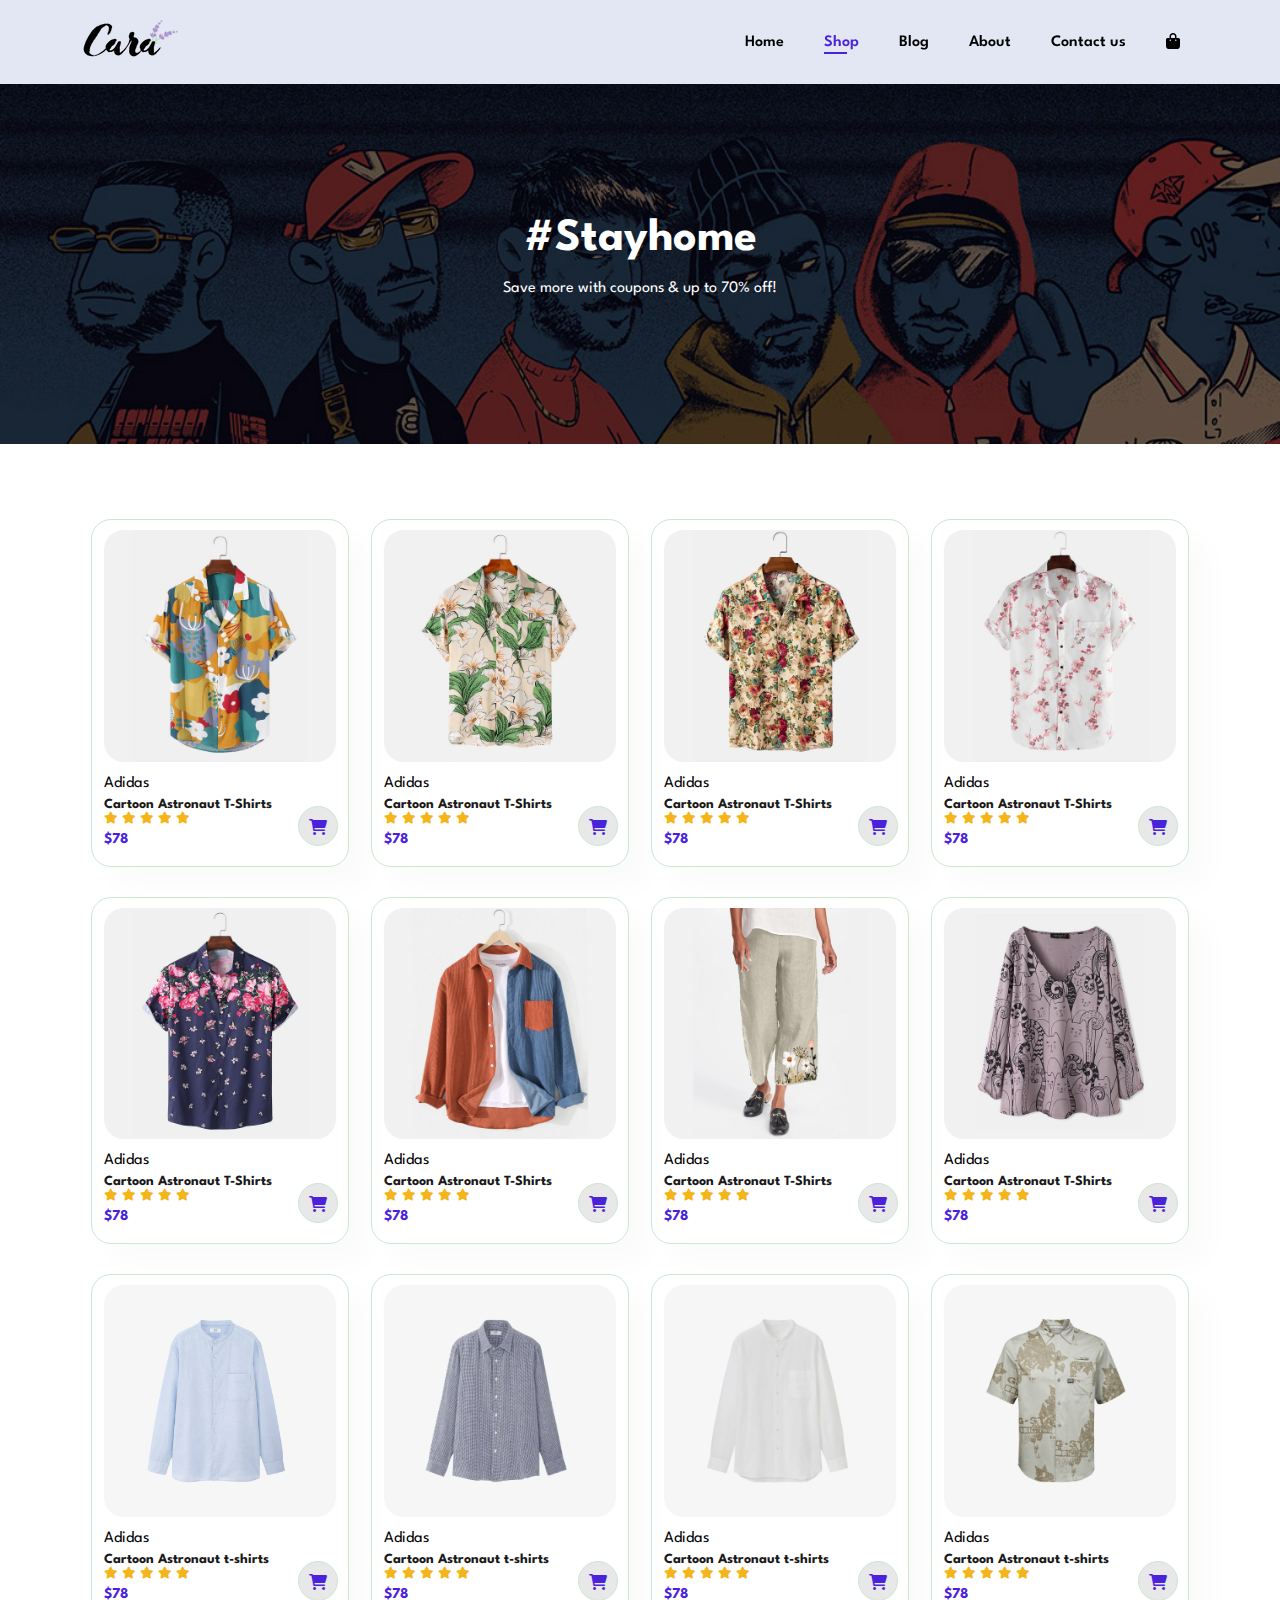
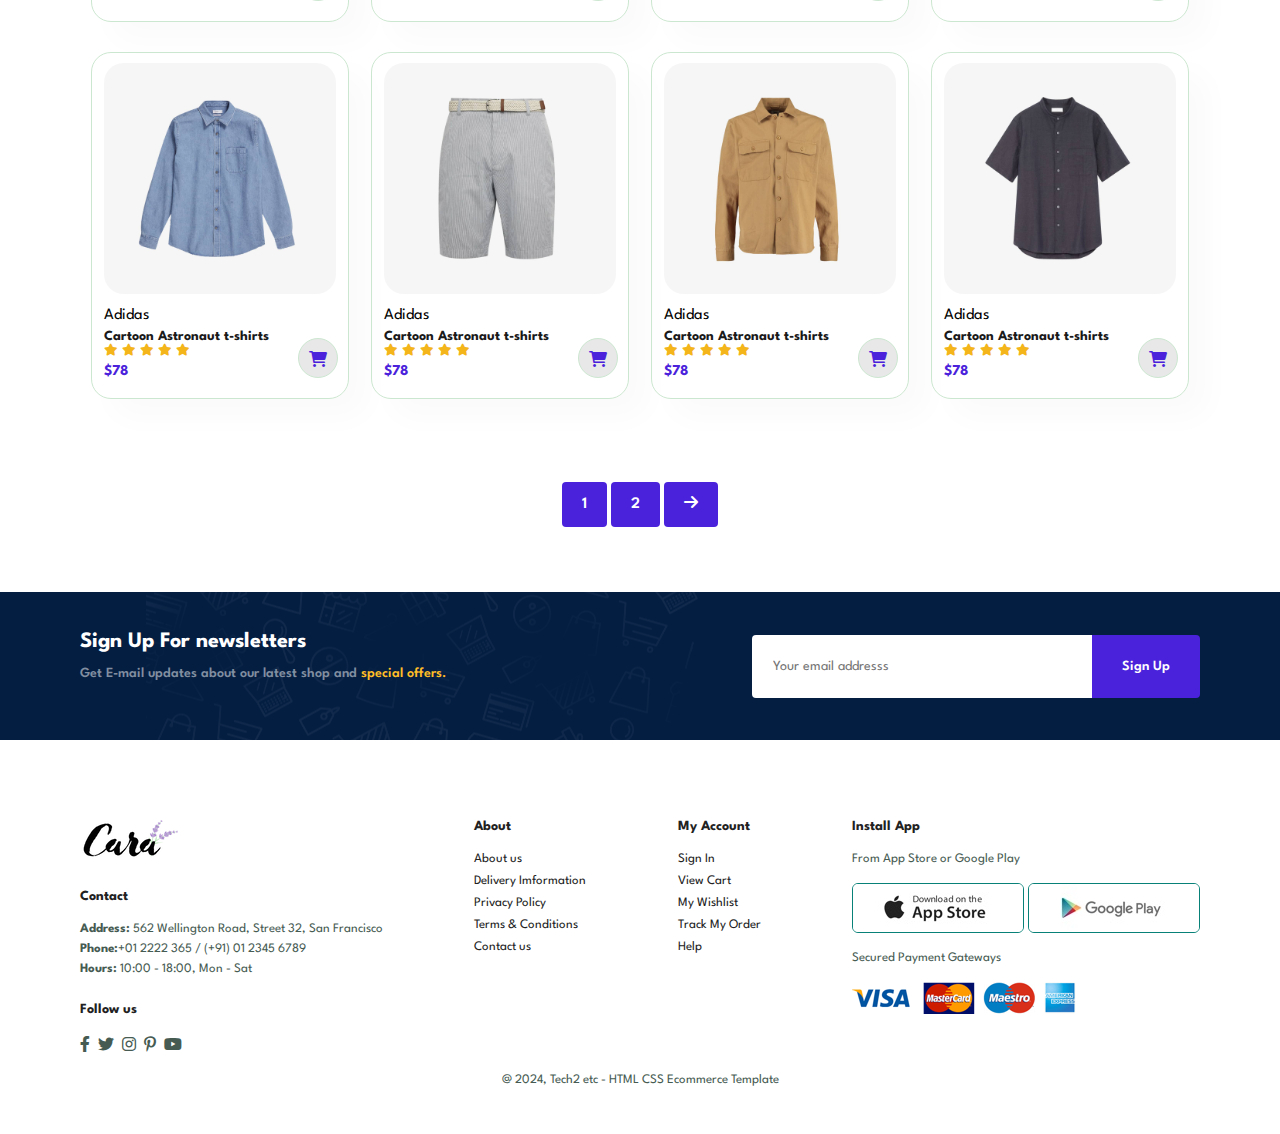
<file: E-com/shop.html>
<!DOCTYPE html>
<html lang="en">
<head>
    <meta charset="UTF-8">
    <meta name="viewport" content="width=device-width, initial-scale=1.0">
    <title>Shop-page</title>
    <link rel="stylesheet" href="style.css">
    <link rel="stylesheet" href="https://cdnjs.cloudflare.com/ajax/libs/font-awesome/6.0.0-beta3/css/all.min.css">

</head>
<body>
    <section id="header">
        <a href="#"><img src="img/logo.png" class="logo" alt=""></a>
        <div>
            <ul id="navbar">
                <li><a href="index.html">Home</a></li>
                <li><a class="active" href="shop.html">Shop</a></li>
                <li><a href="blog.html">Blog</a></li>
                <li><a href="about.html">About </a></li>
                <li><a href="contact.html">Contact us</a></li>
                <li><a href="cart.html"><i class="fa-solid fa-bag-shopping"></i></a></li>
                
                
            </ul>
        </div>
        <div id="mobile">
           
            <a href="cart.html"><i class="far fa-shopping bag"></i></a>
            
                <!-- Using fa-outdent for the icon -->
                <i id="bar" class="fas fa-outdent"></i>
            
           

        </div>
    </section>

    

    <section id="page-header">
        
        <h2>#Stayhome</h2>
        
        <p>Save more with coupons & up to 70% off!</p>
        
    </section>

    
    <section id="product1" class="section-p1">
 
        <div class="pro-container">
            <div class="pro" onclick="window.location.href='sproduct.html';">
                <img src="img/products/f1.jpg" alt="">
                <div class="des">
                    <span>Adidas</span>
                    <h5>Cartoon Astronaut T-Shirts</h5>
                    <div class="star">
                        <i class="fas fa-star"></i>
                        <i class="fas fa-star"></i>
                        <i class="fas fa-star"></i>
                        <i class="fas fa-star"></i>
                        <i class="fas fa-star"></i>
                    </div>
                    <h4>$78</h4>
                </div>
                <a href="#"><i class="fa-solid fa-cart-shopping cart"></i></a>
            </div>
            <div class="pro">
                <img src="img/products/f2.jpg" alt="">
                <div class="des">
                    <span>Adidas</span>
                    <h5>Cartoon Astronaut T-Shirts</h5>
                    <div class="star">
                        <i class="fas fa-star"></i>
                        <i class="fas fa-star"></i>
                        <i class="fas fa-star"></i>
                        <i class="fas fa-star"></i>
                        <i class="fas fa-star"></i>
                    </div>
                    <h4>$78</h4>
                </div>
                <a href="#"><i class="fa-solid fa-cart-shopping cart"></i></a>
            </div>
            <div class="pro">
                <img src="img/products/f3.jpg" alt="">
                <div class="des">
                    <span>Adidas</span>
                    <h5>Cartoon Astronaut T-Shirts</h5>
                    <div class="star">
                        <i class="fas fa-star"></i>
                        <i class="fas fa-star"></i>
                        <i class="fas fa-star"></i>
                        <i class="fas fa-star"></i>
                        <i class="fas fa-star"></i>
                    </div>
                    <h4>$78</h4>
                </div>
                <a href="#"><i class="fa-solid fa-cart-shopping cart"></i></a>
            </div>
            <div class="pro">
                <img src="img/products/f4.jpg" alt="">
                <div class="des">
                    <span>Adidas</span>
                    <h5>Cartoon Astronaut T-Shirts</h5>
                    <div class="star">
                        <i class="fas fa-star"></i>
                        <i class="fas fa-star"></i>
                        <i class="fas fa-star"></i>
                        <i class="fas fa-star"></i>
                        <i class="fas fa-star"></i>
                    </div>
                    <h4>$78</h4>
                </div>
                <a href="#"><i class="fa-solid fa-cart-shopping cart"></i></a>
            </div>
            <div class="pro">
                <img src="img/products/f5.jpg" alt="">
                <div class="des">
                    <span>Adidas</span>
                    <h5>Cartoon Astronaut T-Shirts</h5>
                    <div class="star">
                        <i class="fas fa-star"></i>
                        <i class="fas fa-star"></i>
                        <i class="fas fa-star"></i>
                        <i class="fas fa-star"></i>
                        <i class="fas fa-star"></i>
                    </div>
                    <h4>$78</h4>
                </div>
                <a href="#"><i class="fa-solid fa-cart-shopping cart"></i></a>
            </div>
            <div class="pro">
                <img src="img/products/f6.jpg" alt="">
                <div class="des">
                    <span>Adidas</span>
                    <h5>Cartoon Astronaut T-Shirts</h5>
                    <div class="star">
                        <i class="fas fa-star"></i>
                        <i class="fas fa-star"></i>
                        <i class="fas fa-star"></i>
                        <i class="fas fa-star"></i>
                        <i class="fas fa-star"></i>
                    </div>
                    <h4>$78</h4>
                </div>
                <a href="#"><i class="fa-solid fa-cart-shopping cart"></i></a>
            </div>
            <div class="pro">
                <img src="img/products/f7.jpg" alt="">
                <div class="des">
                    <span>Adidas</span>
                    <h5>Cartoon Astronaut T-Shirts</h5>
                    <div class="star">
                        <i class="fas fa-star"></i>
                        <i class="fas fa-star"></i>
                        <i class="fas fa-star"></i>
                        <i class="fas fa-star"></i>
                        <i class="fas fa-star"></i>
                    </div>
                    <h4>$78</h4>
                </div>
                <a href="#"><i class="fa-solid fa-cart-shopping cart"></i></a>
            </div>
            <div class="pro">
                <img src="img/products/f8.jpg" alt="">
                <div class="des">
                    <span>Adidas</span>
                    <h5>Cartoon Astronaut T-Shirts</h5>
                    <div class="star">
                        <i class="fas fa-star"></i>
                        <i class="fas fa-star"></i>
                        <i class="fas fa-star"></i>
                        <i class="fas fa-star"></i>
                        <i class="fas fa-star"></i>
                    </div>
                    <h4>$78</h4>
                </div>
                <a href="#"><i class="fa-solid fa-cart-shopping cart"></i></a>
            </div>
        
                <div class="pro">
                    <img src="img/products/n1.jpg" alt="">
                    <div class="des">
                        <span>Adidas</span>
                        <h5>Cartoon Astronaut t-shirts</h5>
                        <div class="star">
                        <i class="fas fa-star"></i>
                        <i class="fas fa-star"></i>
                        <i class="fas fa-star"></i>
                        <i class="fas fa-star"></i>
                        <i class="fas fa-star"></i>
                        </div>
                        <h4>$78</h4>
                    </div>
                    <a href="#"><i class="fa-solid fa-cart-shopping cart"></i></a>
                </div>
                <div class="pro">
                    <img src="img/products/n2.jpg" alt="">
                    <div class="des">
                        <span>Adidas</span>
                        <h5>Cartoon Astronaut t-shirts</h5>
                        <div class="star">
                        <i class="fas fa-star"></i>
                        <i class="fas fa-star"></i>
                        <i class="fas fa-star"></i>
                        <i class="fas fa-star"></i>
                        <i class="fas fa-star"></i>
                        </div>
                        <h4>$78</h4>
                    </div>
                    <a href="#"><i class="fa-solid fa-cart-shopping cart"></i></a>
                </div>
                <div class="pro">
                    <img src="img/products/n3.jpg" alt="">
                    <div class="des">
                        <span>Adidas</span>
                        <h5>Cartoon Astronaut t-shirts</h5>
                        <div class="star">
                        <i class="fas fa-star"></i>
                        <i class="fas fa-star"></i>
                        <i class="fas fa-star"></i>
                        <i class="fas fa-star"></i>
                        <i class="fas fa-star"></i>
                        </div>
                        <h4>$78</h4>
                    </div>
                    <a href="#"><i class="fa-solid fa-cart-shopping cart"></i></a>
                </div>
                <div class="pro">
                    <img src="img/products/n4.jpg" alt="">
                    <div class="des">
                        <span>Adidas</span>
                        <h5>Cartoon Astronaut t-shirts</h5>
                        <div class="star">
                        <i class="fas fa-star"></i>
                        <i class="fas fa-star"></i>
                        <i class="fas fa-star"></i>
                        <i class="fas fa-star"></i>
                        <i class="fas fa-star"></i>
                        </div>
                        <h4>$78</h4>
                    </div>
                    <a href="#"><i class="fa-solid fa-cart-shopping cart"></i></a>
                </div>
                <div class="pro">
                    <img src="img/products/n5.jpg" alt="">
                    <div class="des">
                        <span>Adidas</span>
                        <h5>Cartoon Astronaut t-shirts</h5>
                        <div class="star">
                        <i class="fas fa-star"></i>
                        <i class="fas fa-star"></i>
                        <i class="fas fa-star"></i>
                        <i class="fas fa-star"></i>
                        <i class="fas fa-star"></i>
                        </div>
                        <h4>$78</h4>
                    </div>
                    <a href="#"><i class="fa-solid fa-cart-shopping cart"></i></a>
                </div>
                <div class="pro">
                    <img src="img/products/n6.jpg" alt="">
                    <div class="des">
                        <span>Adidas</span>
                        <h5>Cartoon Astronaut t-shirts</h5>
                        <div class="star">
                        <i class="fas fa-star"></i>
                        <i class="fas fa-star"></i>
                        <i class="fas fa-star"></i>
                        <i class="fas fa-star"></i>
                        <i class="fas fa-star"></i>
                        </div>
                        <h4>$78</h4>
                    </div>
                    <a href="#"><i class="fa-solid fa-cart-shopping cart"></i></a>
                </div>
                <div class="pro">
                    <img src="img/products/n7.jpg" alt="">
                    <div class="des">
                        <span>Adidas</span>
                        <h5>Cartoon Astronaut t-shirts</h5>
                        <div class="star">
                        <i class="fas fa-star"></i>
                        <i class="fas fa-star"></i>
                        <i class="fas fa-star"></i>
                        <i class="fas fa-star"></i>
                        <i class="fas fa-star"></i>
                        </div>
                        <h4>$78</h4>
                    </div>
                    <a href="#"><i class="fa-solid fa-cart-shopping cart"></i></a>
                </div>
                <div class="pro">
                    <img src="img/products/n8.jpg" alt="">
                    <div class="des">
                        <span>Adidas</span>
                        <h5>Cartoon Astronaut t-shirts</h5>
                        <div class="star">
                        <i class="fas fa-star"></i>
                        <i class="fas fa-star"></i>
                        <i class="fas fa-star"></i>
                        <i class="fas fa-star"></i>
                        <i class="fas fa-star"></i>
                        </div>
                        <h4>$78</h4>
                    </div>
                    <a href="#"><i class="fa-solid fa-cart-shopping cart"></i></a>
                </div>
            </div>
        </section>

        <section id="pagination" class="section-p1">
            <a href="#">1</a>
            <a href="#">2</a>
            <a hred="#"><i class="fa-solid fa-arrow-right"></i></a>

        </section>

        
        <section id="newsletter" class="section-p1 section-m1">
            <div class="newstext">
                <h4>Sign Up For newsletters</h4>
                <p>Get E-mail updates about our latest shop and <span>special offers.</span></p>
            </div>
            <div class="form">
                <input type="text" placeholder="Your email addresss">
                <button class="normal">Sign Up</button>
            </div>
        </section>
        
        <footer class="section-p1">
            <div class="col">
                <img class="logo" src="img/logo.png" alt="">
                <h4>Contact</h4>
                <p> <strong>Address: </strong> 562 Wellington Road, Street 32, San Francisco</p>
                <p><strong>Phone:</strong>+01 2222 365 / (+91) 01 2345 6789</p>
                <p><strong>Hours: </strong>10:00 - 18:00, Mon - Sat</p>
                <div class="follow">
                    <h4>Follow us</h4>
                    <div class="icon">
                        <i class="fab fa-facebook-f"></i>
                        <i class="fab fa-twitter"></i>
                        <i class="fab fa-instagram"></i>
                        <i class="fa-brands fa-pinterest-p"></i>
                        <i class="fab fa-youtube"></i>
                    </div>
                </div>
            </div>
            <div class="col">
                <h4>About</h4>
                <a href="#">About us</a>
                <a href="#">Delivery Imformation</a>
                <a href="#">Privacy Policy</a>
                <a href="#">Terms & Conditions</a>
                <a href="#">Contact us</a>
            </div>
            <div class="col">
                <h4>My Account </h4>
                <a href="#">Sign In</a>
                <a href="#">View Cart</a>
                <a href="#">My Wishlist</a>
                <a href="#">Track My Order</a>
                <a href="#">Help</a>
            </div>
            <div class="col install">
                <h4>Install App</h4>
                <p>From App Store or Google Play</p>
                <div class="row">
                    <img src="img/pay/app.jpg" alt="">
                    <img src="img/pay/play.jpg" alt=""> 

                </div>
                <p>Secured Payment Gateways</p>
                <img src="img/pay/pay.png" alt="">
            </div>
            <div class="copyright">
                <p>@ 2024, Tech2 etc - HTML CSS Ecommerce Template</p>
            </div>
        </footer>
        <script src="script.js"></script>
        
       
    
</body>
</html>
</file>
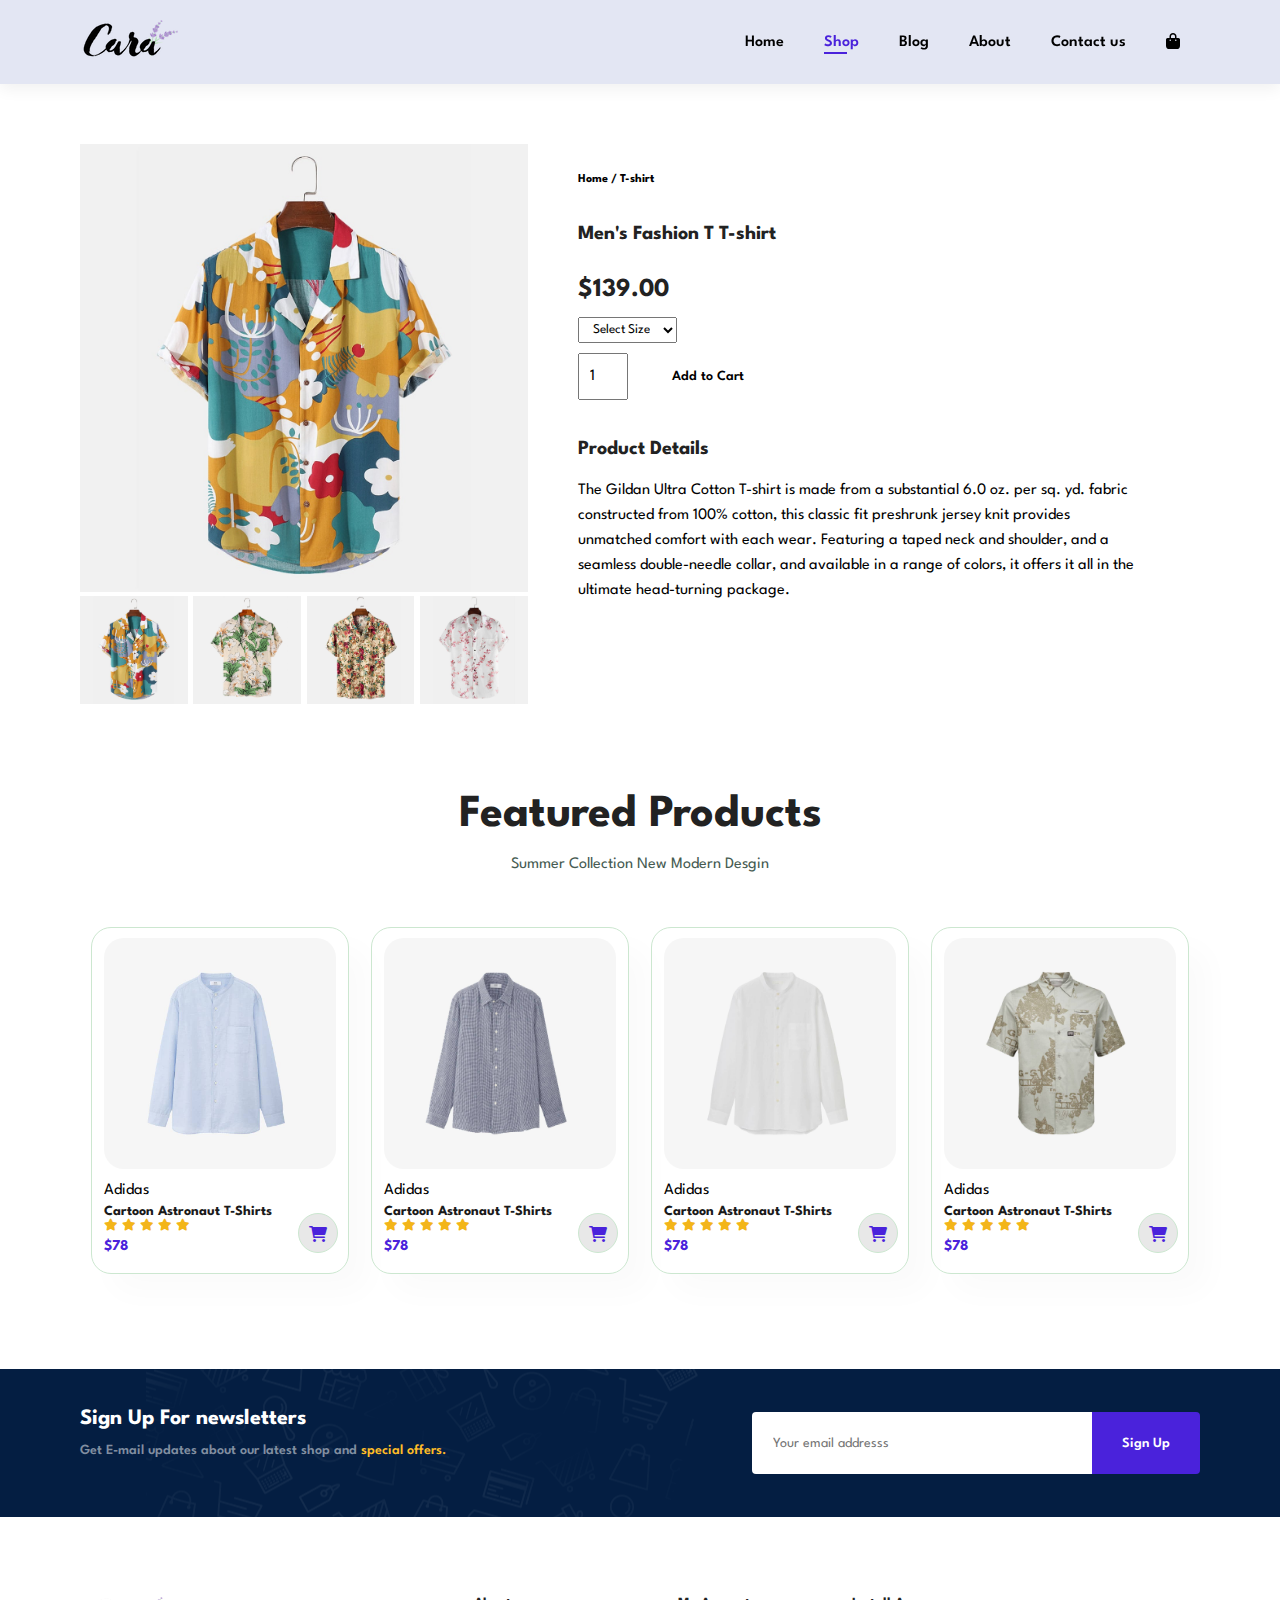
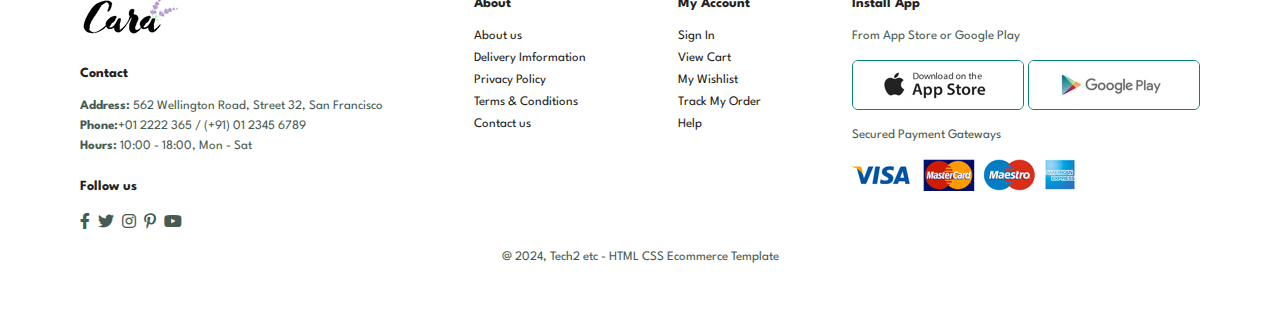
<file: E-com/sproduct.html>
<!DOCTYPE html>
<html lang="en">
<head>
    <meta charset="UTF-8">
    <meta name="viewport" content="width=device-width, initial-scale=1.0">
    <title>Shop-page</title>
    <link rel="stylesheet" href="style.css">
    <link rel="stylesheet" href="https://cdnjs.cloudflare.com/ajax/libs/font-awesome/6.0.0-beta3/css/all.min.css">

</head>
<body>
    <section id="header">
        <a href="#"><img src="img/logo.png" class="logo" alt=""></a>
        <div>
            <ul id="navbar">
                <li><a href="index.html">Home</a></li>
                <li><a class="active" href="shop.html">Shop</a></li>
                <li><a href="blog.html">Blog</a></li>
                <li><a href="about.html">About </a></li>
                <li><a href="contact.html">Contact us</a></li>
                <li><a href="cart.html"><i class="fa-solid fa-bag-shopping"></i></a></li>
                
                
            </ul>
        </div>
        <div id="mobile">
           
            <a href="cart.html"><i class="far fa-shopping bag"></i></a>
            
                <!-- Using fa-outdent for the icon -->
                <i id="bar" class="fas fa-outdent"></i>
            
           

        </div>
    </section>

    <section id="prodetails" class="section-p1">
        <div class="single-pro-image">
<img src="img/products/f1.jpg" width="100%" id="MainImg" alt="">

<div class="small-img-group">
    <div class="small-img-col">
        <img src="img/products/f1.jpg" width="100%" class="small-img" alt="">
    </div>

    <div class="small-img-col">
        <img src="img/products/f2.jpg" width="100%" class="small-img" alt="">
    </div>

    <div class="small-img-col">
        <img src="img/products/f3.jpg" width="100%" class="small-img" alt="">
    </div>

    <div class="small-img-col">
        <img src="img/products/f4.jpg" width="100%" class="small-img" alt="">
    </div>
</div>
        </div>
        <div class="single-pro-details">
            <h6>Home / T-shirt</h6>
            <h4>Men's Fashion T T-shirt</h4>
            <h2>$139.00</h2>
            <select>
                <option>Select Size</option>
                <option>XL</option>
                <option>XXL</option>
                <option>Small</option>
                <option>Medium</option>
            </select>
            <input type="number" value="1">
            <button class="normal">Add to Cart</button>
            <h4>Product Details</h4>
            <span>The Gildan Ultra Cotton T-shirt is made from a substantial 6.0 oz. per sq. yd. fabric constructed from 100% cotton, this classic fit preshrunk jersey knit provides unmatched comfort with each wear. Featuring a taped neck and shoulder, and a seamless double-needle collar, and available in a range of colors, it offers it all in the ultimate head-turning package.</span>
            
        </div>
    </section>
    <section id="product1" class="section-p1">
        <h2>Featured Products</h2>
        <p>Summer Collection New Modern Desgin</p>
        <div class="pro-container">
            <div class="pro">
                <img src="img/products/n1.jpg" alt="">
                <div class="des">
                    <span>Adidas</span>
                    <h5>Cartoon Astronaut T-Shirts</h5>
                    <div class="star">
                        <i class="fas fa-star"></i>
                        <i class="fas fa-star"></i>
                        <i class="fas fa-star"></i>
                        <i class="fas fa-star"></i>
                        <i class="fas fa-star"></i>
                    </div>
                    <h4>$78</h4>
                </div>
                <a href="#"><i class="fa-solid fa-cart-shopping cart"></i></a>
            </div>
            <div class="pro">
                <img src="img/products/n2.jpg" alt="">
                <div class="des">
                    <span>Adidas</span>
                    <h5>Cartoon Astronaut T-Shirts</h5>
                    <div class="star">
                        <i class="fas fa-star"></i>
                        <i class="fas fa-star"></i>
                        <i class="fas fa-star"></i>
                        <i class="fas fa-star"></i>
                        <i class="fas fa-star"></i>
                    </div>
                    <h4>$78</h4>
                </div>
                <a href="#"><i class="fa-solid fa-cart-shopping cart"></i></a>
            </div>
            <div class="pro">
                <img src="img/products/n3.jpg" alt="">
                <div class="des">
                    <span>Adidas</span>
                    <h5>Cartoon Astronaut T-Shirts</h5>
                    <div class="star">
                        <i class="fas fa-star"></i>
                        <i class="fas fa-star"></i>
                        <i class="fas fa-star"></i>
                        <i class="fas fa-star"></i>
                        <i class="fas fa-star"></i>
                    </div>
                    <h4>$78</h4>
                </div>
                <a href="#"><i class="fa-solid fa-cart-shopping cart"></i></a>
            </div>
            <div class="pro">
                <img src="img/products/n4.jpg" alt="">
                <div class="des">
                    <span>Adidas</span>
                    <h5>Cartoon Astronaut T-Shirts</h5>
                    <div class="star">
                        <i class="fas fa-star"></i>
                        <i class="fas fa-star"></i>
                        <i class="fas fa-star"></i>
                        <i class="fas fa-star"></i>
                        <i class="fas fa-star"></i>
                    </div>
                    <h4>$78</h4>
                </div>
                <a href="#"><i class="fa-solid fa-cart-shopping cart"></i></a>
            
        </div>
        </section>

    
    
    

        
        <section id="newsletter" class="section-p1 section-m1">
            <div class="newstext">
                <h4>Sign Up For newsletters</h4>
                <p>Get E-mail updates about our latest shop and <span>special offers.</span></p>
            </div>
            <div class="form">
                <input type="text" placeholder="Your email addresss">
                <button class="normal">Sign Up</button>
            </div>
        </section>
        
        <footer class="section-p1">
            <div class="col">
                <img class="logo" src="img/logo.png" alt="">
                <h4>Contact</h4>
                <p> <strong>Address: </strong> 562 Wellington Road, Street 32, San Francisco</p>
                <p><strong>Phone:</strong>+01 2222 365 / (+91) 01 2345 6789</p>
                <p><strong>Hours: </strong>10:00 - 18:00, Mon - Sat</p>
                <div class="follow">
                    <h4>Follow us</h4>
                    <div class="icon">
                        <i class="fab fa-facebook-f"></i>
                        <i class="fab fa-twitter"></i>
                        <i class="fab fa-instagram"></i>
                        <i class="fa-brands fa-pinterest-p"></i>
                        <i class="fab fa-youtube"></i>
                    </div>
                </div>
            </div>
            <div class="col">
                <h4>About</h4>
                <a href="#">About us</a>
                <a href="#">Delivery Imformation</a>
                <a href="#">Privacy Policy</a>
                <a href="#">Terms & Conditions</a>
                <a href="#">Contact us</a>
            </div>
            <div class="col">
                <h4>My Account </h4>
                <a href="#">Sign In</a>
                <a href="#">View Cart</a>
                <a href="#">My Wishlist</a>
                <a href="#">Track My Order</a>
                <a href="#">Help</a>
            </div>
            <div class="col install">
                <h4>Install App</h4>
                <p>From App Store or Google Play</p>
                <div class="row">
                    <img src="img/pay/app.jpg" alt="">
                    <img src="img/pay/play.jpg" alt=""> 

                </div>
                <p>Secured Payment Gateways</p>
                <img src="img/pay/pay.png" alt="">
            </div>
            <div class="copyright">
                <p>@ 2024, Tech2 etc - HTML CSS Ecommerce Template</p>
            </div>
        </footer>
        <script>
            var MainImg = document.getElementById("MainImg");
            var smallimg = document.getElementsByClassName("small-img"); // Use getElementsByClassName to select all elements with the class "small-img"
        
            smallimg[0].onclick = function(){
                MainImg.src = smallimg[0].src;
            }
            smallimg[1].onclick = function(){
                MainImg.src = smallimg[1].src;
            }
            smallimg[2].onclick = function(){
                MainImg.src = smallimg[2].src;
            }
            smallimg[3].onclick = function(){
                MainImg.src = smallimg[3].src;
            }
        </script>
        
        
       
    
</body>
</html>
</file>
<file: E-com/style.css>
@import url("https://fonts.googleapis.com/css2?family=Spartan:wght@100;200;300;400;500;600;700;800;900&display=swap");
* {
  margin: 0;
  padding: 0;
  box-sizing: border-box;
  font-family: "Spartan", sans-serif;
}

html {
  scroll-behavior: smooth;
}

/* Global Styles */

h1 {
  font-size: 50px;
  line-height: 64px;
  color: #222;
}

h2 {
  font-size: 46px;
  line-height: 54px;
  color: #222;
}

h4 {
  font-size: 20px;
  color: #222;
}

h6 {
  font-weight: 700;
  font-size: 12px;
}

p {
  font-size: 16px;
  color: #465b52;
  margin: 15px 0 20px 0;
}

.section-p1 {
  padding: 40px 80px;
}

.section-m1 {
  margin: 40px 0;
}
button.normal{
  font-size: 14px;
  font-weight: 600;
  padding: 15px 30px;
  color: #000;
  background-color: #fff;
  border-radius: 4px;
  cursor: pointer;
  border: none;
  outline: none;
  transition: 0.2s;
}
button.white{
  font-size: 13px;
  font-weight: 600;
  padding: 11px 18px;
  color: #fff;
  background-color: transparent;
  
  cursor: pointer;
  border: 1px solid #fff;
  outline: none;
  transition: 0.2s;
}

body {
  width: 100%;
}
#header {
    display: flex;
    align-items: center;
    justify-content: space-between;
    padding: 20px 80px;
    background: #E3E6F3;
    box-shadow: 0 5px 15px rgba(0,0,0,0.06);
    z-index: 999;
    position: sticky;
    top: 0;
    left: 0;
}

#navbar {
    display: flex;
    align-items: center;
    justify-content: center;
}

#navbar li {
    list-style: none;
    padding: 0 20px;
    position: relative;
}

#navbar li a {
    text-decoration: none;
    font-size: 16px;
    font-weight: 600;
    
    color: black;
    transition: 0.3s ease;
}

#navbar li a:hover, 
#navbar li a.active {
    color: #4a22db;
}

#navbar li a.active::after,
#navbar li a:hover::after {
    content: "";
    width: 30%; 
    height: 2px;
    background-color: #4a22db;
    position: absolute;
    bottom: -4px;
    left: 20px; /* Center the underline by adjusting the left position */
}
#mobile{
  display: none;
  align-items: center;
}
#close{
  display: none;
}
#hero{
    background-image: url("img/hero4.png");
    height: 90vh;
    width: 100%;
    background-size: cover;
    background-color: top 25% right 0;
    padding: 0 80px;
    display: flex;
    flex-direction: column;
    align-items: flex-start;
    justify-content: center;
}
#hero h4{
    padding-bottom: 15px;
}
#hero h1{
    color: #4a22db;
}
#hero button{
    background-image: url("img/button/button.png");
    
   
        background-color: transparent;
        color: #4a22db;
        border: 0;
        padding: 14px 80px 14px 65px;
        background-repeat: no-repeat;
        cursor: pointer;
        font-weight: 700;
        font-size: 15px;
}
#feature{
    display: flex;
    align-items: center;
    justify-content: space-between;
    flex-wrap: wrap;
}
#feature .fe-box{
    width: 180px;
    text-align: center;
    padding: 25px 15px;
    box-shadow: 20px 20px 34px rgba(0,0,0,0.03);
    border: 1px solid #cce7d0;
    border-radius: 4px;
    margin: 15px 0;
}


#feature .fe-box:hover{
    box-shadow: 10px 10px 54px rgba(70,62,221,0.1);

}
#feature .fe-box img{
    width: 100%;
    margin-bottom: 10px;
}
#feature .fe-box h6{
    display: inline-block;
    padding: 9px 8px 6px 8px;
    line-height: 1;
    border-radius: 4px;
    color: #4a22db;
    background-color: #fddde4;

}
#feature .fe-box:nth-child(2) h6{
  background-color: #cdebbc;

}
#feature .fe-box:nth-child(3) h6{
  background-color: #d1e8f2;

}
#feature .fe-box:nth-child(4) h6{
  background-color: #cdd4f8;

}
#feature .fe-box:nth-child(5) h6{
  background-color: #f6dbf6;

}
#feature .fe-box:nth-child(6) h6{
  background-color: #fff2e5;

}
/* Section Styles */
#product1 {
  text-align: center;
}
#product1 .pro-container{
  display: flex;
  justify-content: space-around;
  padding-top: 20px;
  flex-wrap: wrap;
}


#product1 .pro {
  width: 23%;
  min-width: 250px;
  padding: 10px 12px;
  border: 1px solid #cce7d0;
  border-radius: 20px;
  cursor: pointer;
  box-shadow: 20px 20px 30px rgba(0, 0, 0, 0.02);
  margin: 15px 0;
  transition: box-shadow 0.2s ease;
  position: relative; /* Transition for hover effect */
}


#product1 .pro:hover {
  box-shadow: 20px 20px 30px rgba(0, 0, 0, 0.1);
}

#product1 .pro img {
  width: 100%;
  border-radius: 20px;
}
#product1 .pro .des{
  text-align: start;
  padding: 10px 0;
}
#product .pro .des span{
  color: #606063;
  font-size: 12px;
}
#product1 .pro .des h5{
  padding-top: 7px;
  color: #1a1a1a;
  font-size: 14px;
}
#product1 .pro .des i{
  font-size: 12px;
  color: rgb(243, 181, 25);
}
a i.fa-cart-shopping {
  color: black;
}
#product1 .pro .des h4{
  padding-top: 6px;
  font-size: 15px;
  font-weight: 700;
  color: #4a22db;
}
#product1 .pro .cart{
  width: 40px;
  height: 40px;
  line-height: 40px;
  border-radius: 50px;
  background-color: #e8e8e8;
  color: #4a22db;
  
  border: 1px solid #cce7d0;
  position: absolute;
  bottom: 20px;
  right: 10px;
}
#banner{
  display: flex;
  justify-content: center;
  align-items: center;
  text-align: center;
  flex-direction: column;
  background-image: url("img/banner/b2.jpg");
  width: 100%;
  height: 40vh;
  background-size: cover;
  background-position: center;
  
}
#banner h4 {
  color: #fff;
  font-size: 16px;
}
#banner h2 {
  color: #fff;
  font-size: 30px;
  padding: 10px 0;
}
#banner h2  span{
  color: #ef3636;
  
}
#banner button:hover{
  background-color: #4a22db;
  color: #fff;
}
#sm-banner{
  display: flex;
  justify-content: space-between;
  flex-wrap: wrap;
}
#sm-banner .banner-box{
  display: flex;
  justify-content: center;
  align-items: flex-start;

  flex-direction: column;
  background-image: url("img/banner/b17.jpg");
  min-width: 580px;
  height: 50vh;
  background-size: cover;
  background-position: center;
  padding: 30px;
  
}
#sm-banner h4{
  color: #fff;
  font-size: 20px;
  font-weight: 300;
}
#sm-banner h2{
  color: #fff;
  font-size: 28px;
  font-weight: 800;
}
#sm-banner span{
  color: #fff;
  font-size: 14px;
  font-weight: 500;
  padding-bottom: 15px;
}
#sm-banner .banner-box:hover button{
  background-color: #4a22db;
  border: 1px solid #4a22db;
}
#sm-banner .banner-box2{
  background-image: url("img/banner/b10.jpg");

}
#banner3 .banner-box{
    display: flex;
    justify-content: center;
    align-items: flex-start;
  
    flex-direction: column;
    background-image: url("img/banner/b7.jpg");
    min-width: 30%;
    height: 30vh;
    background-size: cover;
    background-position: center;
    padding: 30px;
    margin-bottom: 20px;
    
  
}
#banner3 .banner-box2{
  background-image: url("img/banner/b4.jpg");

}
#banner3 .banner-box3{
  background-image: url("img/banner/b18.jpg");

}
#banner3{
  display: flex;
  justify-content: space-between;
  flex-wrap: wrap;
  padding: 0 80px;
}
#banner3 h2{
  color: #fff;
  font-weight: 900;
  font-size: 22px;
}
#banner3 h3{
  font-size: 15px;
  font-weight: 800;
  color: #ec544e;
}
#newsletter{
  display: flex;
  justify-content: space-between;
  flex-wrap: wrap;
  align-items: center;
  background-image: url("img/banner/b14.png");
  background-repeat: no-repeat;
  background-position: 20% 30%;
  background-color: #041e42;
}
#newsletter h4{
  font-size: 22px;
  font-weight: 700;
  color: #fff;
}
#newsletter p{
  font-size: 14px;
  font-weight: 600;
  color: #818ea0;
}
#newsletter  p span{
  color: #ffbd27;
}
#newsletter .form {
  display: flex;
  width: 40%;
}
#newsletter input{
  height: 6.94vmin;
  padding: 0 1.25rem;
  font-size: 14px;
  width: 100%;
  border: 1px solid transparent;
  border-radius: 4px;
  outline: none;
  border-top-right-radius: 0;
  border-bottom-right-radius: 0;
}
#newsletter button{
  background-color: #4a22db;
  color: #fff;
  white-space: nowrap;
  border-top-left-radius: 0;
  border-bottom-left-radius: 0;
}
footer {
  display: flex;
  justify-content: space-between;
  flex-wrap: wrap;
  
}

footer .col {
  display: flex;
  flex-direction: column;
  align-items: flex-start;
  margin-bottom: 20px;
   /* Ensure the columns are evenly spaced */
}

footer .logo {
  margin-bottom: 30px;
 /* Ensure the logo size is consistent */
}

footer h4 {
  font-size: 14px; /* Slightly larger font for better readability */
  padding-bottom: 20px; /* Adjusted padding for better spacing */
  
}

footer p {
  font-size: 13px;
margin: 0 0 8px 0;

  
}

footer a {
  font-size: 13px;
  text-decoration: none;
  color: #222;
  margin-bottom: 10px;
  transition: color 0.3s ease;
}

footer .follow{
  margin-top: 20px;
}
footer .follow i{
  color: #465b52;
  padding-right: 4px;
  cursor: pointer;
}
footer .install .row img{
  border: 1px solid #088178;
  border-radius: 6px;
}
footer .install img{
  margin: 10px 0 15px 0;
}
footer .follow i:hover,
footer a:hover{
  color: #4a22db;
}
footer .copyright{
  width: 100%;
  text-align: center;
}

/*shop page */
#page-header{
  background-image: url("img/banner/b1.jpg");
  width: 100%;
  height: 40vh;
  background-size: cover;
  display: flex;
  justify-content: center;
  text-align: center;
  flex-direction: column;
  padding: 14px;
}
#page-header h2,
#page-header p {
  color: #fff;
}
#pagination {
  text-align: center;
}
#pagination a{
  text-decoration: none;
  background-color: #4a22db;
  padding: 15px 20px;
  border-radius: 4px;
  color: #fff;
  font-weight: 600;

}
#pagination a i{
  font-size: 16px;
  font-weight: 600;
}
/* single product */ 
#prodetails{
  display: flex;
  margin-top: 20px;
}
#prodetails .single-pro-image{
  width: 40%;
  margin-right: 50px;
}
.small-img-group{
  display: flex;
  justify-content: space-between;
}
.small-img-col{
  flex-basis: 24%;
  cursor: pointer;
}
#prodetails .single-pro-details{
  width: 50%;
  padding-top: 30px
}
#prodetails .single-pro-details h4{
  padding: 40px 0 20px 0;
}
#prodetails .single-pro-details h2{
  font-size: 26px;
}
#prodetails .single-pro-details select{
  display: block;
  padding: 5px 10px;
  margin-bottom: 10px;
}
#prodetails .single-pro-details input{
  width: 50px;
  height: 47px;
  padding-left: 10px;
  font-size: 16px;
  margin-right: 10px;
}
#prodetails .single-pro-details input:focus{
  outline: none;
}

#prodetails .single-pro-details buuton{
  background-color: #4a22db;
  color: #fff;
}
#prodetails .single-pro-details span{
  line-height: 25px;
}
/*blog page*/
#page-header.blog-header {
  background-image: url("img/banner/b19.jpg");
  
  
}
#blog {
  padding: 150px 150px 0 150px;
}

#blog .blog-box {
  position: relative; /* Make sure the blog-box is the reference point for absolute positioning */
  display: flex;
  align-items: center;
  width: 100%;
  padding-bottom: 90px;
}

#blog .blog-img {
  width: 50%;
  margin-right: 40px;
  /* Set a higher z-index to ensure the image is in front */
}

#blog img {
  width: 100%;
  height: 300px;
  object-fit: cover;
}

#blog .blog-details {
  width: 50%;
}

#blog .blog-details a {
  text-decoration: none;
  font-size: 14px;
  font-weight: 700;
  color: #000;
  position: relative;
  transition: 0.3s;
}

#blog .blog-details a::after {
  content: "";
  width: 50px;
  height: 1px;
  background-color: #000;
  position: absolute;
  top: 4px;
  right: -60px;
}

#blog .blog-details a:hover {
  color: #4a22db;
}

#blog .blog-details a:hover::after {
  background-color: #4a22db;
}

#blog .blog-box h1 {
  position: absolute;
  top: -40px; /* Adjust as needed to ensure visibility */
  left: 0; /* Adjust as needed to ensure visibility */
  font-size: 70px;
  font-weight: 700;
  color: #c9cbce;
  z-index: -9; /* Ensure this is lower than the image's z-index */
}
/*about-page*/
#page-header.about-header{
  background-image: url("img/about/banner.png");
}
#about-head{
  display: flex;
  align-items: center;
}
#about-head img{
  width: 50%;
  height: auto;
}
#about-head div{
  padding-left: 40px;
}
#about-app{
  text-align: center;
}
#about-app .video{
  width: 70%;
  height: 100%;
  margin: 30px auto 0 auto;
  
}
#about-app .video video{
  width: 100%;
  height: 100%;
  border-radius: 20px;
 

}
/*contact-page*/
#contact-details{
  display: flex;
  align-items: center;
  justify-content: space-between;
}
#contact-details .details{
  width: 40%;
}

#contact-details .details span,
#form-details form span{
  font-size: 12px;
}

#contact-details .details h2,
#form-details form h2{
  font-size: 26px;
  line-height: 35px;
  padding:  20px 0;
}
#contact-details .details h3{
  font-size: 16px;
  padding-bottom: 15px;
  
}
#contact-details .details li{
  list-style: none;
  display: flex;
  padding: 10px 0;
}
#contact-details .details li i{
  font-size: 14px;
 padding-right: 22px;
}
#contact-details .details p{
  margin: 0;
  font-size: 14px;
}
#contact-details .map{
  width: 55%;
  height: 400px;

}
#contact-details .map iframe{
  width: 100%;
  height: 100%;

}
#form-details{
  display: flex;
  justify-content: space-between;
  margin: 30px;
  padding: 80px;
  border: 1px solid #e1e1e1;
}
#form-details form{
  width: 65%;
  display: flex;
  flex-direction: column;
  align-items: flex-start;
}
#form-details form input,
#form-details form textarea{
  width: 100%;
  padding: 12px 15px;
  outline: none;
  margin-bottom: 20px;
  border: 1px solid #e1e1e1;
}
#form-details form button{
  background-color: #4a22db;
  color: #fff;
}
#form-details .people div{
  padding-bottom: 25px;
  display: flex;
  align-items: flex-start;

}
#form-details .people div img{
  width: 65px;
  height: 65px;
  object-fit: cover;
  margin-right: 15px;
}
#form-details .people div p{
margin: 0;
font-size: 13px;
line-height: 25px;
}
#form-details .people div p span{
  display: block;
  font-size: 16px;
  font-weight: 600;
  color: #000;
}
  


/*cart-page*/
#cart {
  overflow-x: auto;
}
#cart table {
  width: 100%;
  border-collapse: collapse;
  table-layout: fixed;
  white-space: nonwrap;
}
#cart table img{
  width: 70px;
}
#cart table td:nth-child(1){
  width: 100px;
  text-align: center;
}
#cart table td:nth-child(2){
  width: 150px;
  text-align: center;
}
#cart table td:nth-child(3){
  width: 250px;
  text-align: center;
}

#cart table td:nth-child(4),
#cart table td:nth-child(5),
#cart table td:nth-child(6){
  width: 150px;
  text-align: center;
}
#cart table td:nth-child(5) input {
  width: 70px;
  padding: 10px 5px 10px 15px;
}
#cart table thead{
  border: 1px solid #e2e9e1;
  border-left: none;
  border-right: none;
}
#cart table thead td{
  font-weight: 700;
  text-transform: uppercase;
  font: 13px;
  padding: 18px 0;
}
#cart table tbody tr td {
padding-top: 15px;

}
#cart table tbody td{
  font-size: 13px;
}
#cart-add{
  display: flex;
  flex-wrap: wrap;
  justify-content: space-between;
}

#coupon{
  width: 50%;
  margin-bottom: 30px;
}
#coupon h3,
#Subtotal h3{
  padding-bottom: 15px;
}
#coupon input{
  padding: 10px 20px;
  outline: none;
  width: 60%;
  margin-right: 10px;
  border: 1px solid #e2e9e1;
}
#coupon button,
#Subtotal button{
  background-color: #4a22db;
  color: #fff;
  padding: 12px 20px;
}
#Subtotal {
  width: 50%;
  margin-bottom: 30px;
  border: 1px solid #e2e9e1;
  padding: 30px;
}
#Subtotal table{
  border-collapse: collapse;
  width: 100%;
  margin-bottom: 20px;
}
#Subtotal table td {
  width: 50%;
  border: 1px solid #e2e9e1;
  padding: 10px;
  font-size: 13px;
}





@media (max-width:799px) {
  .section-p1{
    padding: 40px 40px;
  }
  #navbar{
    display: flex;
    flex-direction: column;
    justify-content: flex-start;
    align-items: flex-start;
    position: fixed;
    top: 0;
    right: -300px;
    height: 100vh;
    width: 300px;
    background-color: #E3E6F3;
    box-shadow: 0 40px 60px rgba(0,0,0,0.1);
    padding: 80px 0 0 10px;
    transition: 0.3s;

    
  }
  #navbar.active{
    right: 0px;
  }
  #navbar li{
    margin-bottom: 25px;
  }
  #mobile{
    display: flex;
    align-items: center;
  }
  #mobile i{
    color: #1a1a1a;
    font-size: 24px;
    padding-left: 20px;
  }
  #close{
    display: initial;
    position: absolute;
    top: 30px;
    left: 30px;
    color: #222;
    font-size: 24px;
  }
  #lg-bag{
    display: none;
  }
  #hero{
    height: 70vh;
    padding: 0 80px;
    background-position: top 30% right 30%;
  }
  #feature{
    justify-content: space-between;
  }
  #feature .fe-box{
    margin: 15px 15px;
}
#product1 .pro-container{
  justify-content: center;
}
#product1 .pro {
 
  margin: 15px ;
  
}
#banner{
  height: 20vh;
}
#sm-banner .banner-box{
  min-width: 100%;
  height: 30vh;
}
#banner3{
  padding: 0 40px;
}
#banner3 .banner-box {
  width: 28%;
}
#newsletter {
  flex-direction: column;
  text-align: center;
}

#newsletter .form {
  width: 80%; /* Adjusted width to make the form smaller on small screens */
  margin-top: 20px; /* Added margin for spacing */
}

#form-details{
  padding: 40px;
}
#form-details form{
  width: 50%;
}
}

/*mobile screen*/
@media (max-width:477px) {
  .section-p1{
    padding: 20px;
  }
#header{
    padding: 10px 30px;
  }
  h1{
    font-size: 38px;
  }
  h2{
    font-size: 32px;
  }
  #hero{
    padding: 0 20px;
    background-position: 55%;
  }
  #feature{
    justify-content: space-between;
  }
  #feature .fe-box{
    width: 155px;
    margin: 0 0 15px 0;
  }
  #product1 .pro{
    width: 100%;
  }
  #banner{
    height: 40vh;
  }
  #sm-banner .banner-box{
    height: 40vh;
  }
  #sm-banner .banner-box2{
    margin-top: 20px;
  }
  #banner3{
    padding: 0 20px;
  }
  #banner3 .banner-box{
    width: 100%;
  }
  #newsletter .form {
    width: 100%; /* Full width on very small screens */
  }

  #newsletter input {
    font-size: 12px; /* Reduced font size for small screens */
    padding: 0 10px;
  }

  #newsletter button {
    padding: 0 15px; /* Adjust button padding for smaller screens */
    font-size: 14px; /* Adjust button font size */
  }


  footer .copyright{
    text-align: start;
  }
  /*single-product*/
  #prodetails {
    display: flex;
    flex-direction: column;
  }
  #prodetails .single-pro-image{
    width: 100%;
  margin-right: 0px;  
}
#prodetails .single-pro-details{
  width: 100%;

}
/*blog-page*/
#blog {
  padding: 100px 20px 0 20px;
}
#blog .blog-box {
 
  display: flex;
  align-items: flex-start;
 flex-direction: column; 
}
#blog .blog-img{
  width: 100%;
  margin-right: 0px;
  margin-bottom: 30px;
}
#blog .blog-details{
  width: 100%;
}
/*about-page*/
#about-head{
  flex-direction: column;
}
#about-head img{
  width: 100%;
  margin-bottom: 20px;
}
#qbout-head div{
  padding-left: 0px;
}
#about-app .video{
  width: 100%;
}
#feature{
  justify-content: space-between;
}
#feature .fe-box{
  margin: 15px 15px;
}
#contact-details{
  flex-direction: column;
}
#contact-details .details{
  width: 100%;
  margin-bottom: 30px;
}
#contact-details .map{
  width: 100%;
}
#form-details {
  margin: 10px;
  padding: 30px 10px;
  flex-wrap: wrap;

}
#form-details form{
  width: 100%;
  margin-bottom: 30px;
}
/*cart-page*/
#cart-add{

  flex-direction: column;
}
#coupon{
  width: 100%;
}
#Subtotal{
  width: 100%;
  padding: 20px;
}
}
</file>
